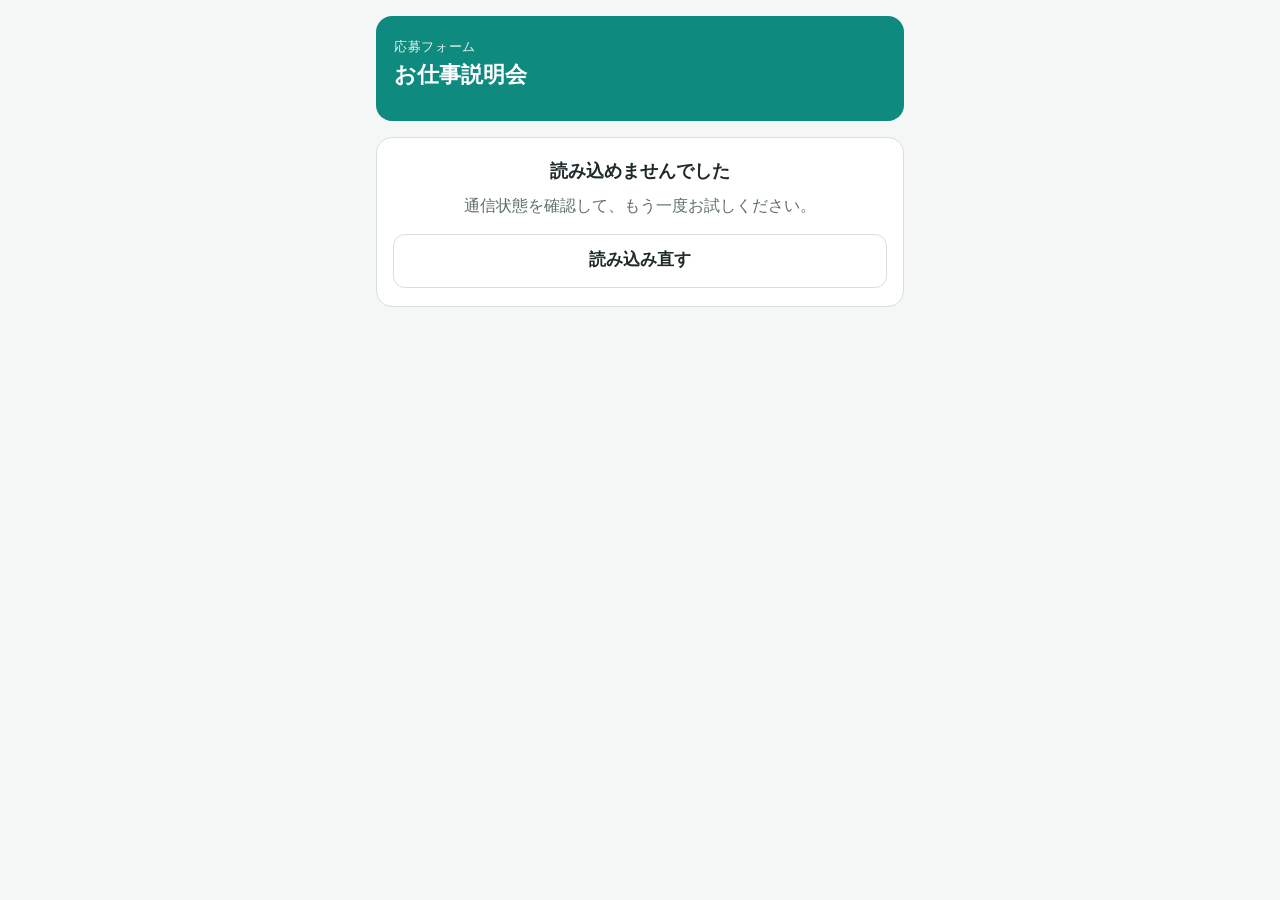
<file: docs/index.html>
<!doctype html>
<html lang="ja">
<head>
<meta charset="utf-8">
<meta name="viewport" content="width=device-width, initial-scale=1">
<meta name="robots" content="noindex">
<title>お仕事説明会 応募フォーム</title>
<style>
  :root { --bg: #f4f7f6; --card: #fff; --ink: #1f2a2a; --muted: #5f6e6e; --line: #d5dfdd; --accent: #0f8a7e; --accent-ink: #fff; --accent-weak: #e3f4f1; --danger: #c62828; --danger-weak: #fdecec; }
  * { box-sizing: border-box; }
  html { -webkit-text-size-adjust: 100%; }
  body { margin: 0; background: var(--bg); color: var(--ink); font: 16px/1.7 -apple-system, BlinkMacSystemFont, "Hiragino Sans", "Noto Sans JP", "Yu Gothic UI", Meiryo, sans-serif; }
  .wrap { max-width: 560px; margin: 0 auto; padding: 16px 16px 48px; }
  header.hero { background: var(--accent); color: var(--accent-ink); border-radius: 16px; padding: 20px 18px; margin-bottom: 16px; }
  header.hero .eyebrow { font-size: 13px; opacity: .9; letter-spacing: .05em; }
  header.hero h1 { margin: 2px 0 8px; font-size: 22px; line-height: 1.4; }
  header.hero .meta { font-size: 14px; display: grid; gap: 2px; }
  .intro { background: var(--card); border-radius: 12px; padding: 14px 16px; margin-bottom: 16px; font-size: 15px; white-space: pre-wrap; border: 1px solid var(--line); }
  .card { background: var(--card); border-radius: 16px; padding: 18px 16px; border: 1px solid var(--line); }
  .field { margin-bottom: 20px; }
  .field:last-child { margin-bottom: 0; }
  .lbl { display: flex; align-items: center; gap: 8px; font-weight: 700; margin-bottom: 6px; font-size: 15px; }
  .req { background: var(--danger); color: #fff; font-size: 11px; font-weight: 700; border-radius: 4px; padding: 1px 6px; }
  .hint { color: var(--muted); font-size: 13px; margin: -2px 0 6px; }
  .any { background: #8a9794; color: #fff; font-size: 11px; font-weight: 700; border-radius: 4px; padding: 1px 6px; }
  textarea#consult { width: 100%; box-sizing: border-box; font: inherit; font-size: 16px; padding: 12px; border: 1px solid var(--line); border-radius: 10px; background: #fff; color: var(--ink); resize: vertical; }
  textarea#consult:focus { outline: 3px solid var(--accent-weak); border-color: var(--accent); }
  .confirm dd.pre { white-space: pre-line; }
  input[type=text], input[type=tel], input[type=email], select { width: 100%; font: inherit; font-size: 16px; padding: 12px 12px; border: 1px solid var(--line); border-radius: 10px; background: #fff; color: var(--ink); min-height: 48px; }
  input:focus, select:focus { outline: 3px solid var(--accent-weak); border-color: var(--accent); }
  .bad input, .bad select, .bad .opts { border-color: var(--danger); }
  .err { color: var(--danger); font-size: 13px; margin-top: 4px; display: none; }
  .bad .err { display: block; }
  .row3 { display: grid; grid-template-columns: 1.4fr 1fr 1fr; gap: 8px; }
  .opts { display: grid; gap: 8px; border-radius: 10px; }
  .opts.two { grid-template-columns: 1fr 1fr; }
  .opt { position: relative; }
  .opt input { position: absolute; opacity: 0; inset: 0; width: 100%; height: 100%; margin: 0; cursor: pointer; }
  .opt span { display: flex; align-items: center; gap: 10px; min-height: 48px; padding: 10px 14px; border: 1px solid var(--line); border-radius: 10px; background: #fff; font-weight: 600; }
  .opt span::before { content: ""; width: 20px; height: 20px; border: 2px solid #9fb0ad; border-radius: 50%; flex: none; }
  .opt.ck span::before { border-radius: 5px; }
  .opt input:checked + span { border-color: var(--accent); background: var(--accent-weak); color: #0a5f57; }
  .opt input:checked + span::before { border-color: var(--accent); background: var(--accent) radial-gradient(circle, #fff 30%, transparent 34%); }
  .opt.ck input:checked + span::before { background: var(--accent); box-shadow: inset 0 0 0 3px #fff; }
  .opt input:disabled + span { opacity: .45; }
  .opt input:focus-visible + span { outline: 3px solid var(--accent-weak); }
  .count { font-size: 13px; color: var(--muted); font-weight: 400; margin-left: auto; }
  .btn { display: block; width: 100%; font: inherit; font-weight: 700; font-size: 17px; min-height: 54px; border-radius: 12px; border: 0; cursor: pointer; }
  .btn.primary { background: var(--accent); color: var(--accent-ink); }
  .btn.ghost { background: #fff; color: var(--ink); border: 1px solid var(--line); }
  .btn:disabled { opacity: .6; cursor: default; }
  .actions { display: grid; gap: 10px; margin-top: 20px; }
  .privacy { font-size: 12px; color: var(--muted); margin-top: 14px; }
  dl.confirm { margin: 0; }
  dl.confirm div { padding: 10px 0; border-bottom: 1px solid var(--line); }
  dl.confirm dt { font-size: 13px; color: var(--muted); }
  dl.confirm dd { margin: 0; font-weight: 700; word-break: break-all; }
  .center { text-align: center; }
  .done-ic { width: 64px; height: 64px; border-radius: 50%; background: var(--accent-weak); color: var(--accent); display: grid; place-items: center; margin: 4px auto 12px; }
  .msg { padding: 14px 16px; border-radius: 12px; background: var(--danger-weak); color: var(--danger); margin-bottom: 14px; font-size: 14px; display: none; }
  .msg.show { display: block; }
  .hp { position: absolute; left: -9999px; width: 1px; height: 1px; overflow: hidden; }
  .hide { display: none !important; }
  .loading { color: var(--muted); text-align: center; padding: 40px 0; }
  h2 { font-size: 18px; margin: 0 0 6px; }
</style>
</head>
<body>
<div class="wrap">
  <header class="hero">
    <div class="eyebrow">応募フォーム</div>
    <h1 id="title">お仕事説明会</h1>
    <div class="meta"><div id="date"></div><div id="place"></div></div>
  </header>

  <div id="loading" class="loading">読み込み中…</div>
  <div id="closed" class="card center hide"><h2>受付は終了しました</h2><p style="margin:0;color:var(--muted)">たくさんのご応募ありがとうございました。</p></div>
  <div id="loadErr" class="card center hide"><h2>読み込めませんでした</h2><p style="margin:0 0 14px;color:var(--muted)">通信状態を確認して、もう一度お試しください。</p><button class="btn ghost" onclick="location.reload()">読み込み直す</button></div>

  <!-- 1. 入力 -->
  <section id="step-input" class="hide">
    <div id="intro" class="intro hide"></div>
    <div class="msg" id="msgInput"></div>
    <form id="form" class="card" novalidate>
      <div class="field" data-f="name"><label class="lbl" for="name">お名前<span class="req">必須</span></label>
        <input id="name" type="text" autocomplete="name" placeholder="例）山田 花子" maxlength="50"><div class="err"></div></div>
      <div class="field" data-f="kana"><label class="lbl" for="kana">ふりがな<span class="req">必須</span></label>
        <input id="kana" type="text" placeholder="例）やまだ はなこ" maxlength="50"><div class="err"></div></div>
      <div class="field" data-f="gender"><div class="lbl" id="gLbl">性別<span class="req">必須</span></div>
        <div class="opts two" role="radiogroup" aria-labelledby="gLbl">
          <label class="opt"><input type="radio" name="gender" value="男性"><span>男性</span></label>
          <label class="opt"><input type="radio" name="gender" value="女性"><span>女性</span></label>
        </div><div class="err"></div></div>
      <div class="field" data-f="birth"><div class="lbl" id="bLbl">生年月日<span class="req">必須</span></div>
        <div class="row3" role="group" aria-labelledby="bLbl"><select id="by" aria-label="年"></select><select id="bm" aria-label="月"></select><select id="bd" aria-label="日"></select></div><div class="err"></div></div>
      <div class="field" data-f="tel"><label class="lbl" for="tel">電話番号<span class="req">必須</span></label>
        <div class="hint">日中つながりやすい番号をご記入ください。時間のご連絡はお電話でします。</div>
        <input id="tel" type="tel" inputmode="tel" autocomplete="tel" placeholder="例）090-1234-5678" maxlength="20"><div class="err"></div></div>
      <div class="field" data-f="email"><label class="lbl" for="email">メールアドレス<span class="req">必須</span></label>
        <div class="hint">応募受付のメールをお送りします。</div>
        <input id="email" type="email" inputmode="email" autocomplete="email" placeholder="例）hanako@example.jp" maxlength="100"><div class="err"></div></div>
      <div class="field" data-f="wishes"><div class="lbl" id="wLbl">希望の時間帯<span class="req">必須</span><span class="count" id="wCount">0 / 3</span></div>
        <div class="hint">ご都合のよい時間帯を <b>1〜3つ</b> 選んでください。</div>
        <div class="opts" id="slots" role="group" aria-labelledby="wLbl"></div><div class="err"></div></div>
      <div class="field" data-f="consult"><label class="lbl" for="consult">ご相談内容<span class="any">任意</span></label>
        <div class="hint">その他の日程でのご相談を希望の方は、こちらにご相談内容を入力してください。</div>
        <textarea id="consult" rows="4" maxlength="500" placeholder="例）○日の午後なら参加できます"></textarea><div class="err"></div></div>
      <div class="hp" aria-hidden="true"><label>ウェブサイト<input id="website" type="text" tabindex="-1" autocomplete="off"></label></div>
      <div class="actions"><button class="btn primary" type="submit">入力内容を確認する</button></div>
      <p class="privacy">ご入力いただいた個人情報は、この説明会のご案内・ご連絡のためにだけ使います。</p>
    </form>
  </section>

  <!-- 2. 確認 -->
  <section id="step-confirm" class="hide">
    <div class="msg" id="msgConfirm"></div>
    <div class="card">
      <h2>入力内容のご確認</h2>
      <p style="margin:0 0 6px;color:var(--muted);font-size:14px">この内容で送信してよろしいですか？</p>
      <dl class="confirm" id="confirmList"></dl>
      <div class="actions">
        <button class="btn primary" id="sendBtn" type="button">この内容で送信する</button>
        <button class="btn ghost" id="backBtn" type="button">修正する</button>
      </div>
    </div>
  </section>

  <!-- 3. 完了 -->
  <section id="step-done" class="hide">
    <div class="card center">
      <div class="done-ic"><svg width="32" height="32" viewBox="0 0 24 24" fill="none" stroke="currentColor" stroke-width="3" stroke-linecap="round" stroke-linejoin="round"><path d="M5 12l5 5 9-10"/></svg></div>
      <h2>ご応募ありがとうございました</h2>
      <p style="margin:0 0 6px">受付が完了しました。<br>ご入力のメールアドレスに、受付のメールをお送りしました。</p>
      <p style="margin:0;color:var(--muted);font-size:14px">参加いただく時間は、担当者よりお電話でご連絡いたします。<br>メールが届かない場合は、迷惑メールのフォルダもご確認ください。</p>
    </div>
  </section>
</div>
<script src="config.js"></script>
<script>
var $ = function (id) { return document.getElementById(id); };
var CONF = null, data = null;
function api(req) {
  return fetch(window.API_URL, { method: 'POST', body: JSON.stringify(req) }).then(function (r) { return r.json(); });
}
function show(step) { ['loading', 'closed', 'loadErr', 'step-input', 'step-confirm', 'step-done'].forEach(function (id) { $(id).classList.toggle('hide', id !== step); }); window.scrollTo(0, 0); }

// 生年月日のプルダウン（年は新しい順・既定は空）
(function () {
  var y = new Date().getFullYear(), o = '<option value="">年</option>';
  for (var i = y - 15; i >= y - 80; i--) o += '<option value="' + i + '">' + i + '年</option>';
  $('by').innerHTML = o;
  o = '<option value="">月</option>'; for (i = 1; i <= 12; i++) o += '<option value="' + i + '">' + i + '月</option>'; $('bm').innerHTML = o;
  fillDays();
  $('by').onchange = $('bm').onchange = fillDays;
})();
function fillDays() {
  var y = +$('by').value || 2000, m = +$('bm').value || 1, last = new Date(y, m, 0).getDate(), cur = $('bd').value;
  var o = '<option value="">日</option>'; for (var i = 1; i <= last; i++) o += '<option value="' + i + '">' + i + '日</option>';
  $('bd').innerHTML = o; if (cur && +cur <= last) $('bd').value = cur;
}
var OTHER = 'その他'; // 時間帯の最後に出す（Code.gs の OTHER と同じ）
function esc(s) { return String(s == null ? '' : s).replace(/[&<>"']/g, function (c) { return { '&': '&amp;', '<': '&lt;', '>': '&gt;', '"': '&quot;', "'": '&#39;' }[c]; }); }

api({ action: 'config' }).then(function (c) {
  if (c.error) throw new Error(c.error);
  CONF = c;
  $('title').textContent = c.title || 'お仕事説明会'; document.title = (c.title || 'お仕事説明会') + ' 応募フォーム';
  $('date').textContent = c.date ? '開催日：' + c.date : ''; $('place').textContent = c.place ? '会場：' + c.place : '';
  if (c.intro) { $('intro').textContent = c.intro; $('intro').classList.remove('hide'); }
  $('slots').innerHTML = c.slots.filter(function (s) { return s !== OTHER; }).concat([OTHER]).map(function (s, i) { return '<label class="opt ck"><input type="checkbox" name="wish" value="' + esc(s) + '"><span>' + esc(s) + '</span></label>'; }).join('');
  document.querySelectorAll('input[name=wish]').forEach(function (b) { b.onchange = limitWishes; });
  show(c.open ? 'step-input' : 'closed');
}).catch(function () { show('loadErr'); });

function limitWishes() {
  var on = document.querySelectorAll('input[name=wish]:checked').length;
  $('wCount').textContent = on + ' / 3';
  document.querySelectorAll('input[name=wish]').forEach(function (b) { b.disabled = !b.checked && on >= 3; });
  clearErr('wishes');
}

function half(s) { return String(s).replace(/[０-９]/g, function (c) { return String.fromCharCode(c.charCodeAt(0) - 0xFEE0); }).replace(/[－ー−‐―]/g, '-'); }
function collect() {
  var g = document.querySelector('input[name=gender]:checked');
  var by = $('by').value, bm = $('bm').value, bd = $('bd').value;
  return {
    name: $('name').value.trim().replace(/\s+/g, ' '), kana: $('kana').value.trim().replace(/\s+/g, ' '), gender: g ? g.value : '',
    birth: by && bm && bd ? by + '-' + ('0' + bm).slice(-2) + '-' + ('0' + bd).slice(-2) : '',
    tel: half($('tel').value.trim()).replace(/[()（）\s]/g, ''), email: half($('email').value.trim()).replace(/＠/g, '@'),
    wishes: Array.prototype.map.call(document.querySelectorAll('input[name=wish]:checked'), function (b) { return b.value; }),
    consult: $('consult').value.replace(/\r\n?/g, '\n').trim(),
    website: $('website').value
  };
}
// 受け口（Code.gs の validate_）と同じルール
function check(d) {
  var e = {};
  if (!d.name) e.name = 'お名前を入力してください';
  if (!d.kana) e.kana = 'ふりがなを入力してください'; else if (!/^[ぁ-ゖァ-ヺー・\s　]+$/.test(d.kana)) e.kana = 'ふりがなは ひらがな で入力してください';
  if (!d.gender) e.gender = '性別を選んでください';
  if (!d.birth) e.birth = '生年月日を選んでください';
  if (!d.tel) e.tel = '電話番号を入力してください'; else if (!/^[0-9-]+$/.test(d.tel) || !/^0\d{9,10}$/.test(d.tel.replace(/-/g, ''))) e.tel = '電話番号が正しくありません（例: 090-1234-5678）';
  if (!d.email) e.email = 'メールアドレスを入力してください'; else if (!/^[^\s@<>()",;:]+@[^\s@<>()",;:]+\.[^\s@<>()",;:]+$/.test(d.email)) e.email = 'メールアドレスが正しくありません';
  if (!d.wishes.length) e.wishes = '希望の時間帯を1つ以上選んでください'; else if (d.wishes.length > 3) e.wishes = '希望の時間帯は3つまでです';
  return e;
}
function clearErr(f) { var el = document.querySelector('[data-f="' + f + '"]'); if (el) el.classList.remove('bad'); }
function showErrs(e) {
  document.querySelectorAll('[data-f]').forEach(function (el) { var f = el.dataset.f; el.classList.toggle('bad', !!e[f]); el.querySelector('.err').textContent = e[f] || ''; });
  var first = document.querySelector('.bad'); if (first) first.scrollIntoView({ behavior: 'smooth', block: 'center' });
}
['name', 'kana', 'tel', 'email'].forEach(function (id) { $(id).addEventListener('input', function () { clearErr(id); }); });
document.querySelectorAll('input[name=gender]').forEach(function (b) { b.onchange = function () { clearErr('gender'); }; });
['by', 'bm', 'bd'].forEach(function (id) { $(id).addEventListener('change', function () { clearErr('birth'); }); });

$('form').onsubmit = function (ev) {
  ev.preventDefault();
  var d = collect(), e = check(d);
  if (Object.keys(e).length) { showErrs(e); return; }
  data = d;
  var b = d.birth.split('-');
  var rows = [['お名前', d.name], ['ふりがな', d.kana], ['性別', d.gender], ['生年月日', b[0] + '年' + (+b[1]) + '月' + (+b[2]) + '日'], ['電話番号', d.tel], ['メールアドレス', d.email], ['希望の時間帯', d.wishes.join('\n')], ['ご相談内容', d.consult || '（なし）']];
  $('confirmList').innerHTML = rows.map(function (r) { return '<div><dt>' + r[0] + '</dt><dd class="pre">' + esc(r[1]) + '</dd></div>'; }).join('');
  $('msgConfirm').classList.remove('show');
  show('step-confirm');
};
$('backBtn').onclick = function () { show('step-input'); };
$('sendBtn').onclick = function () {
  var btn = $('sendBtn'); btn.disabled = true; btn.textContent = '送信中…'; $('backBtn').disabled = true;
  api({ action: 'apply', data: data }).then(function (r) {
    if (r.ok) { show('step-done'); return; }
    if (r.closed) { show('closed'); return; }
    if (r.errors) { show('step-input'); showErrs(r.errors); $('msgInput').textContent = r.error; $('msgInput').classList.add('show'); return; }
    throw new Error(r.error || '送信できませんでした');
  }).catch(function (e) {
    $('msgConfirm').textContent = '送信できませんでした。通信状態を確認して、もう一度「送信する」を押してください。（' + (e.message || e) + '）'; $('msgConfirm').classList.add('show');
  }).then(function () { btn.disabled = false; btn.textContent = 'この内容で送信する'; $('backBtn').disabled = false; });
};
</script>
</body>
</html>
</file>
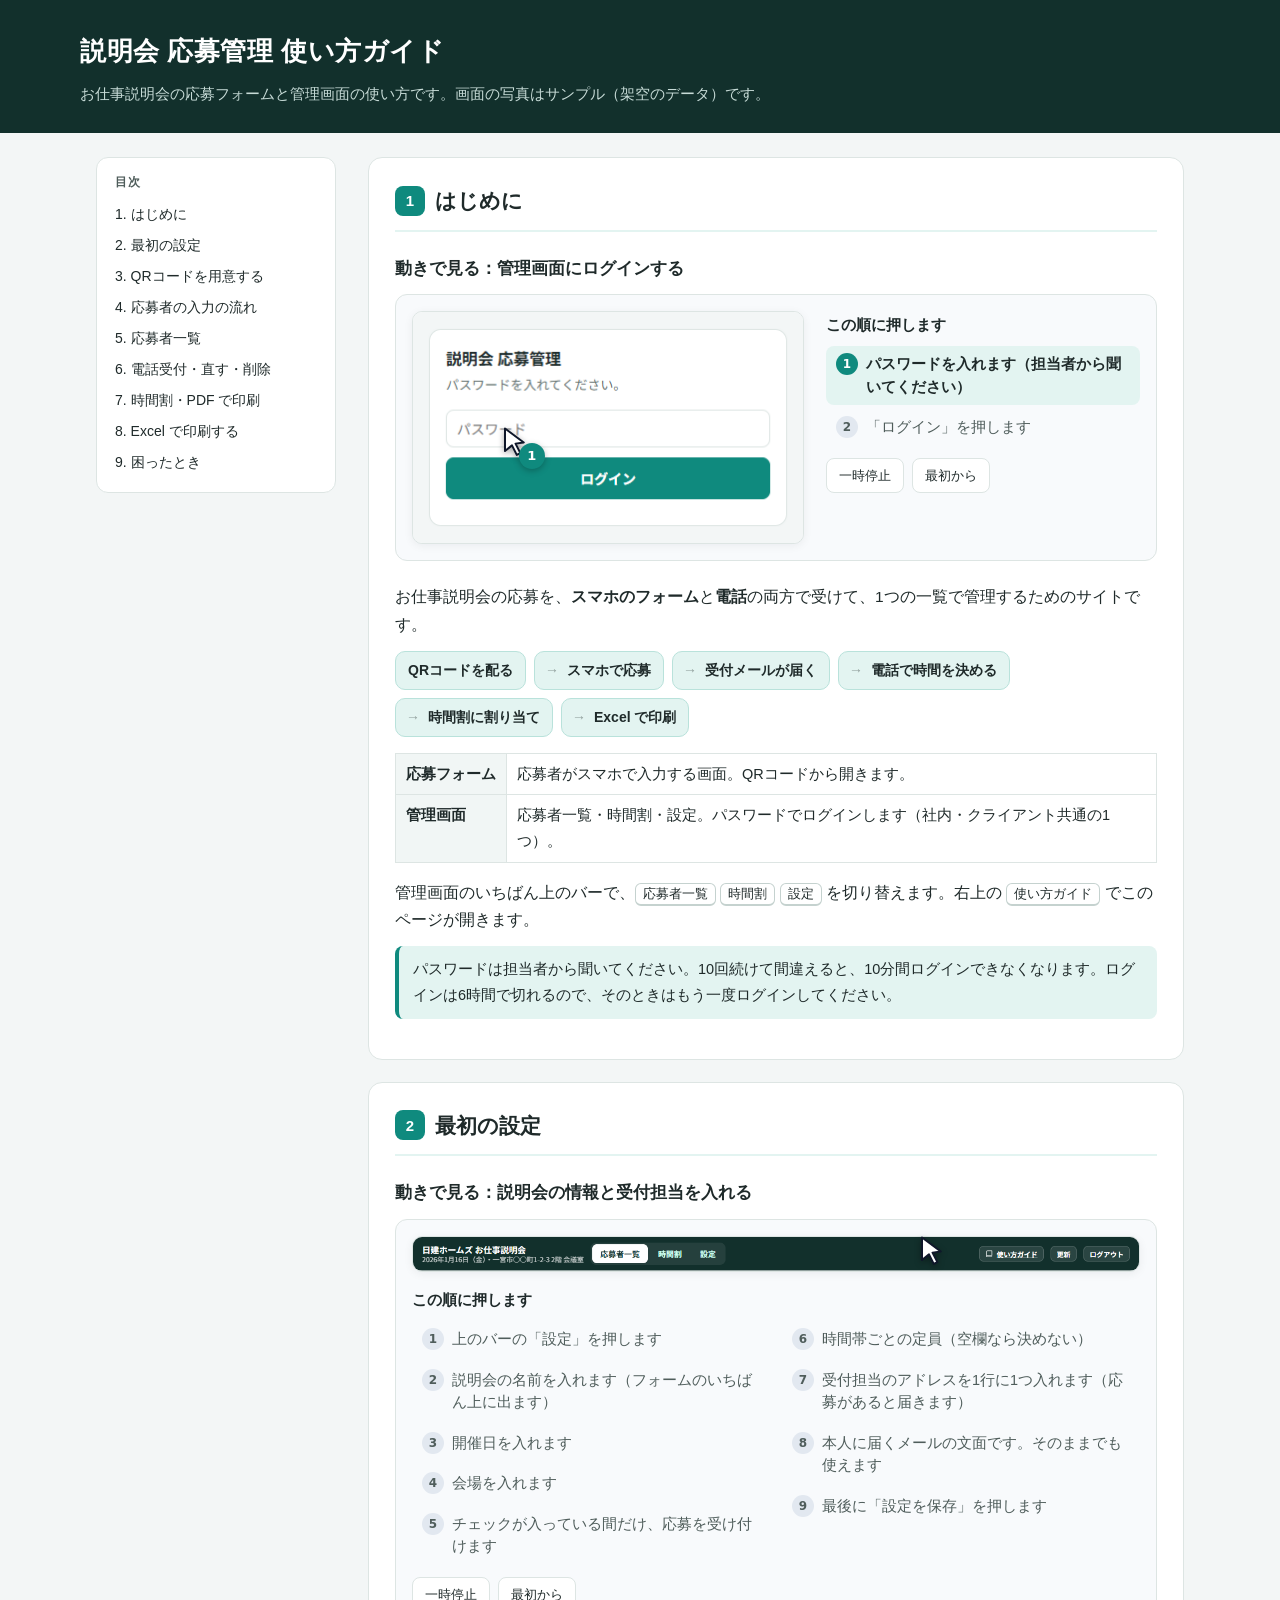
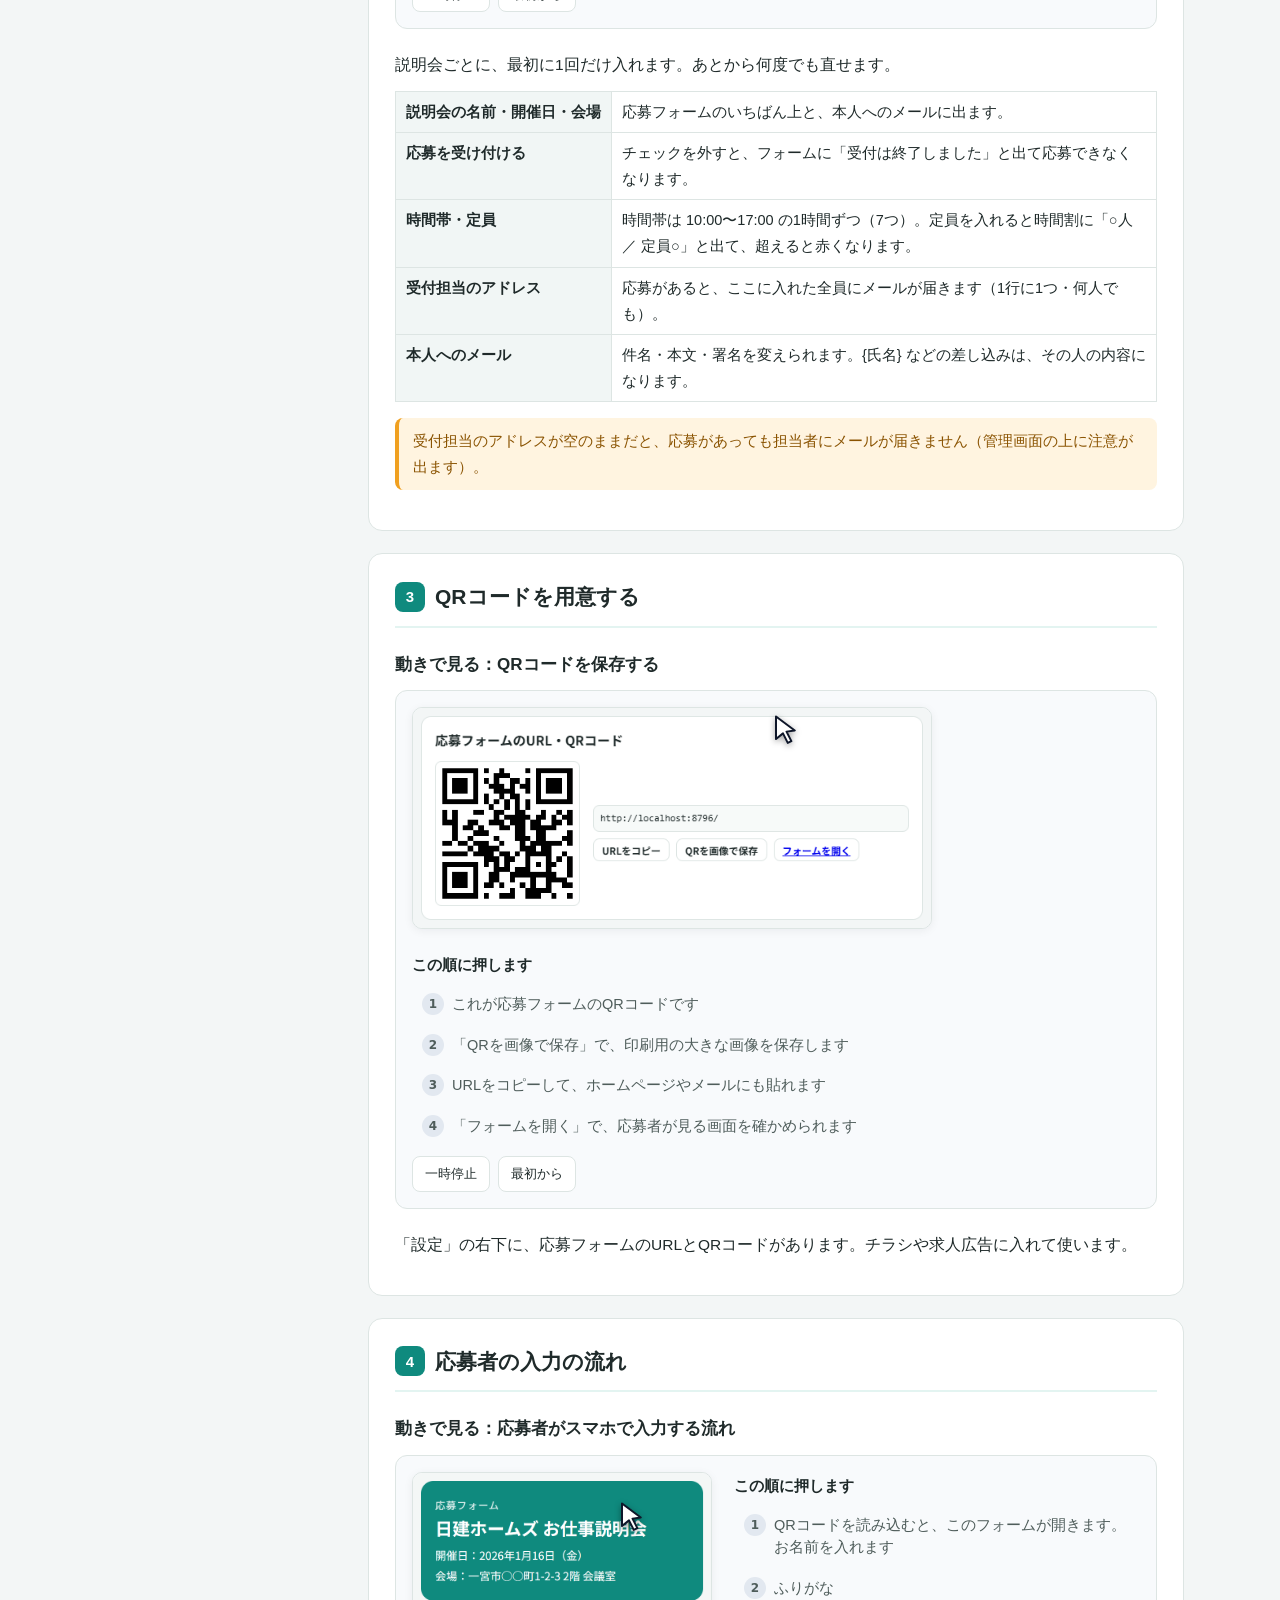
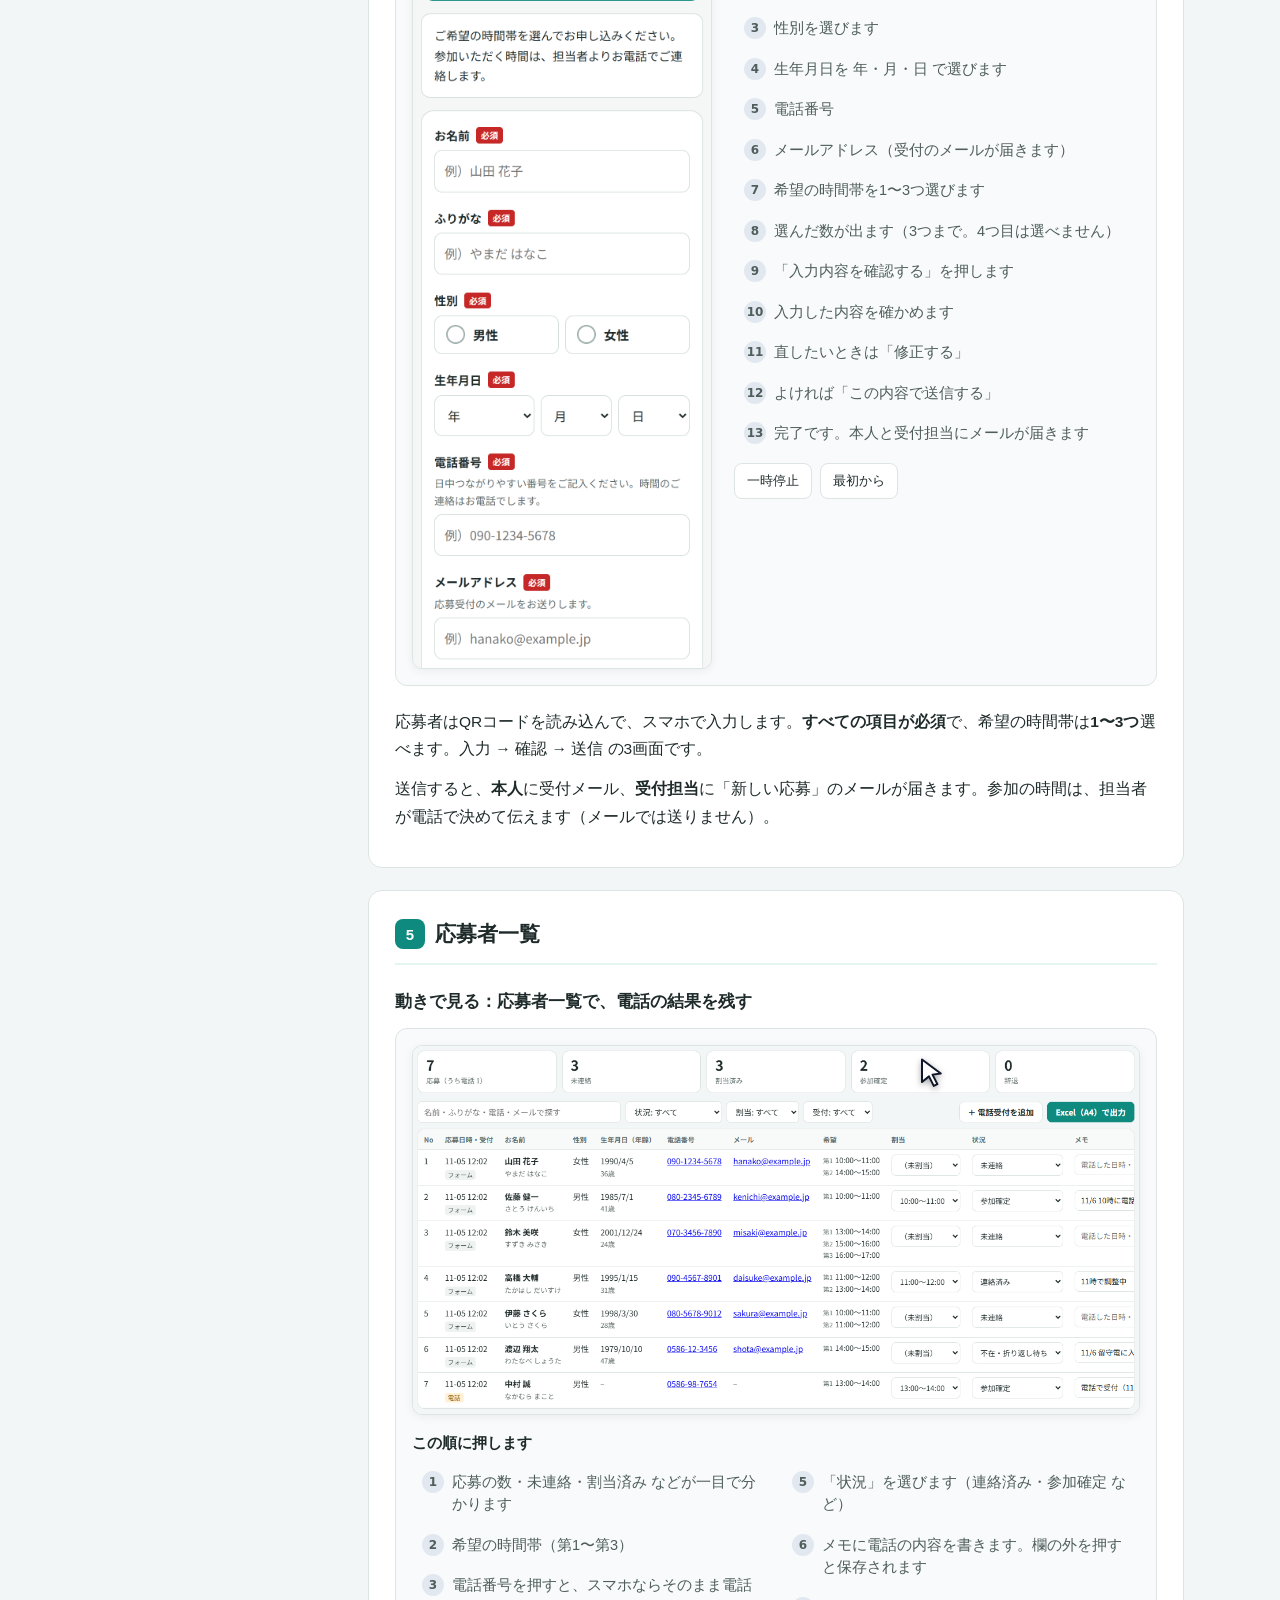
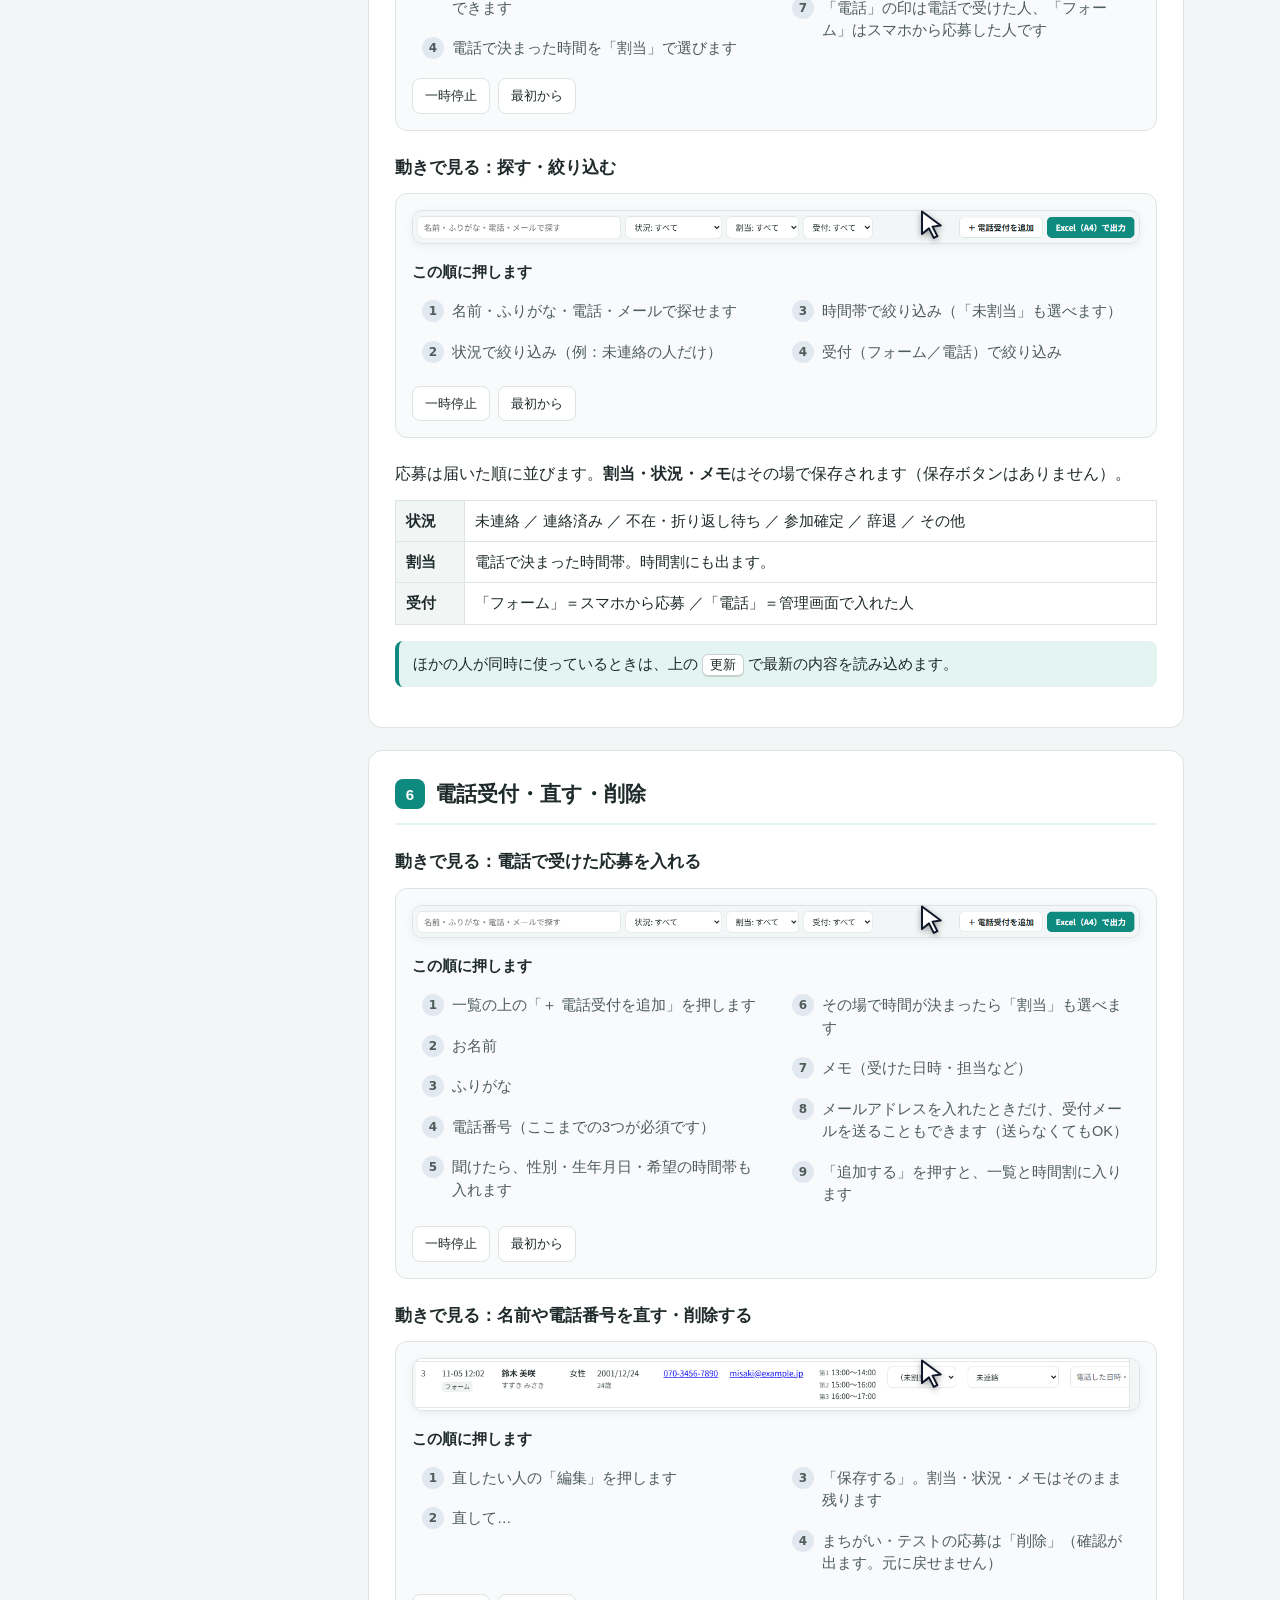
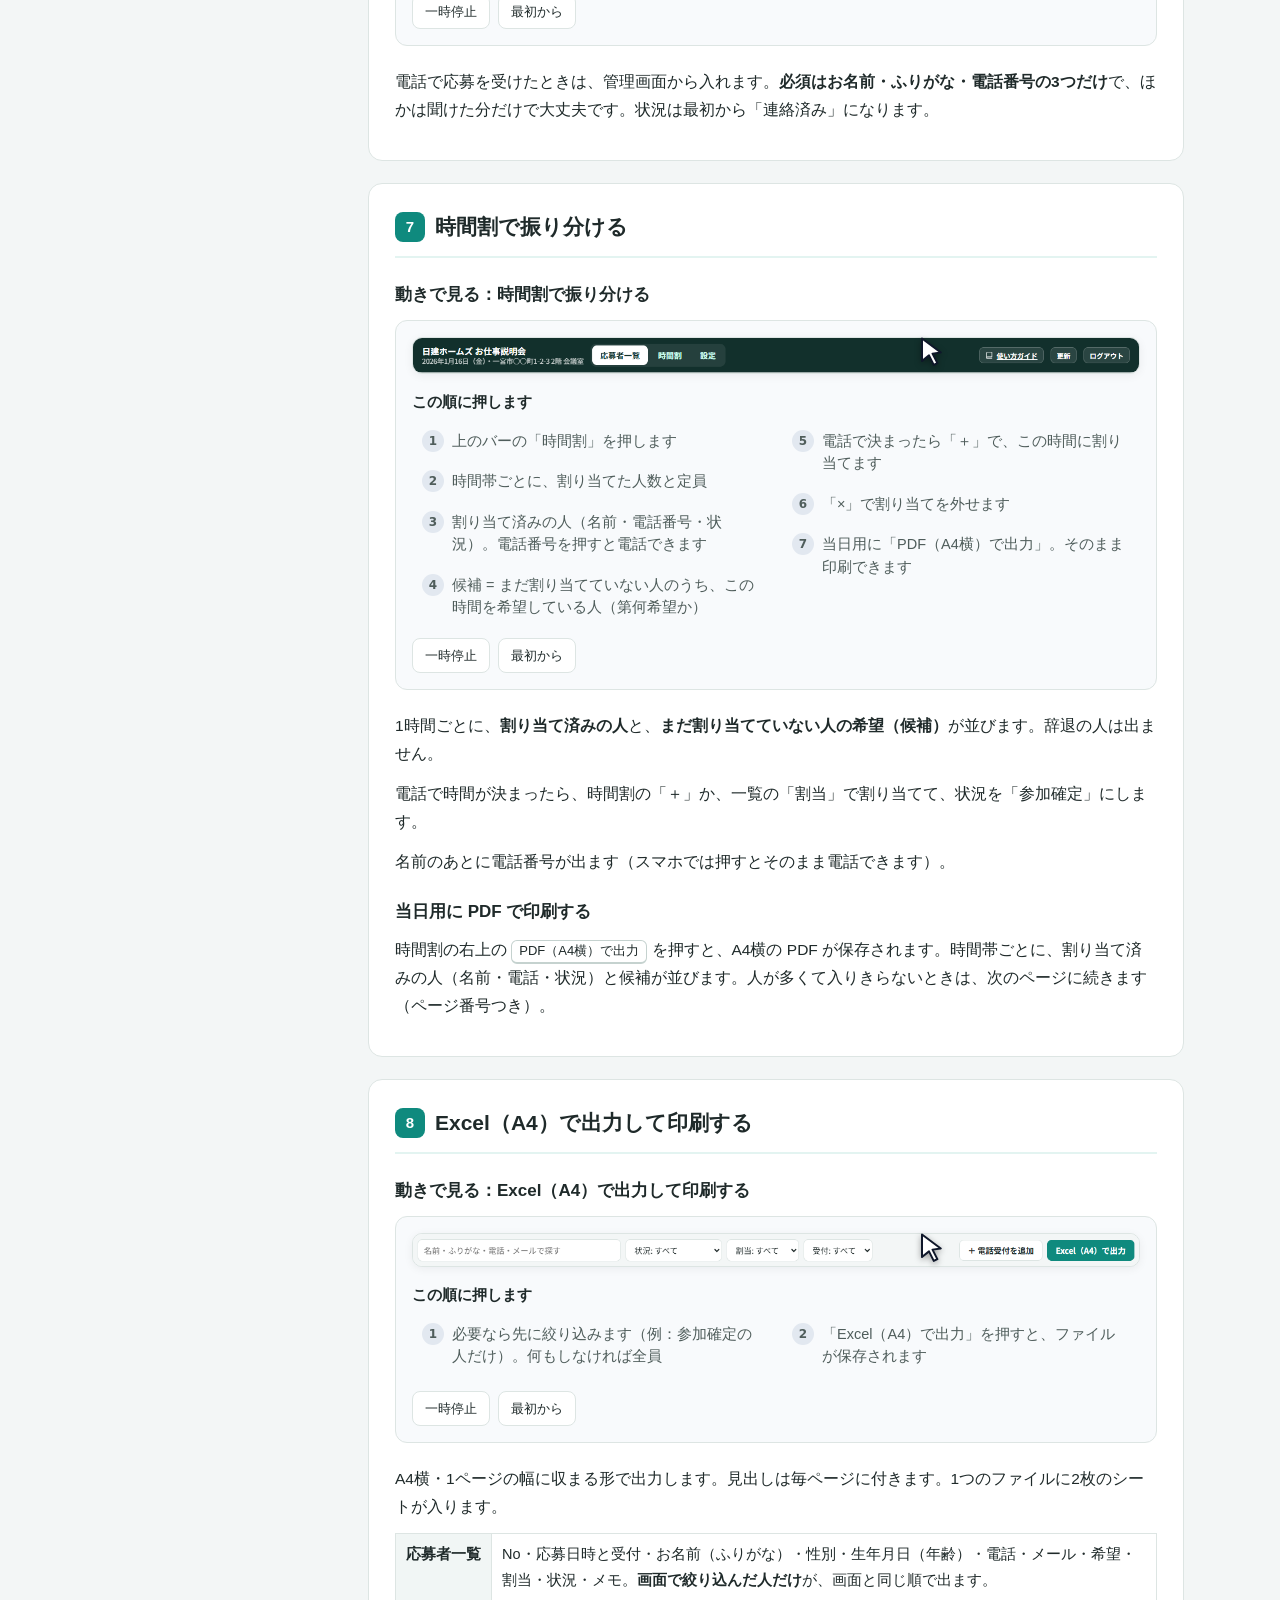
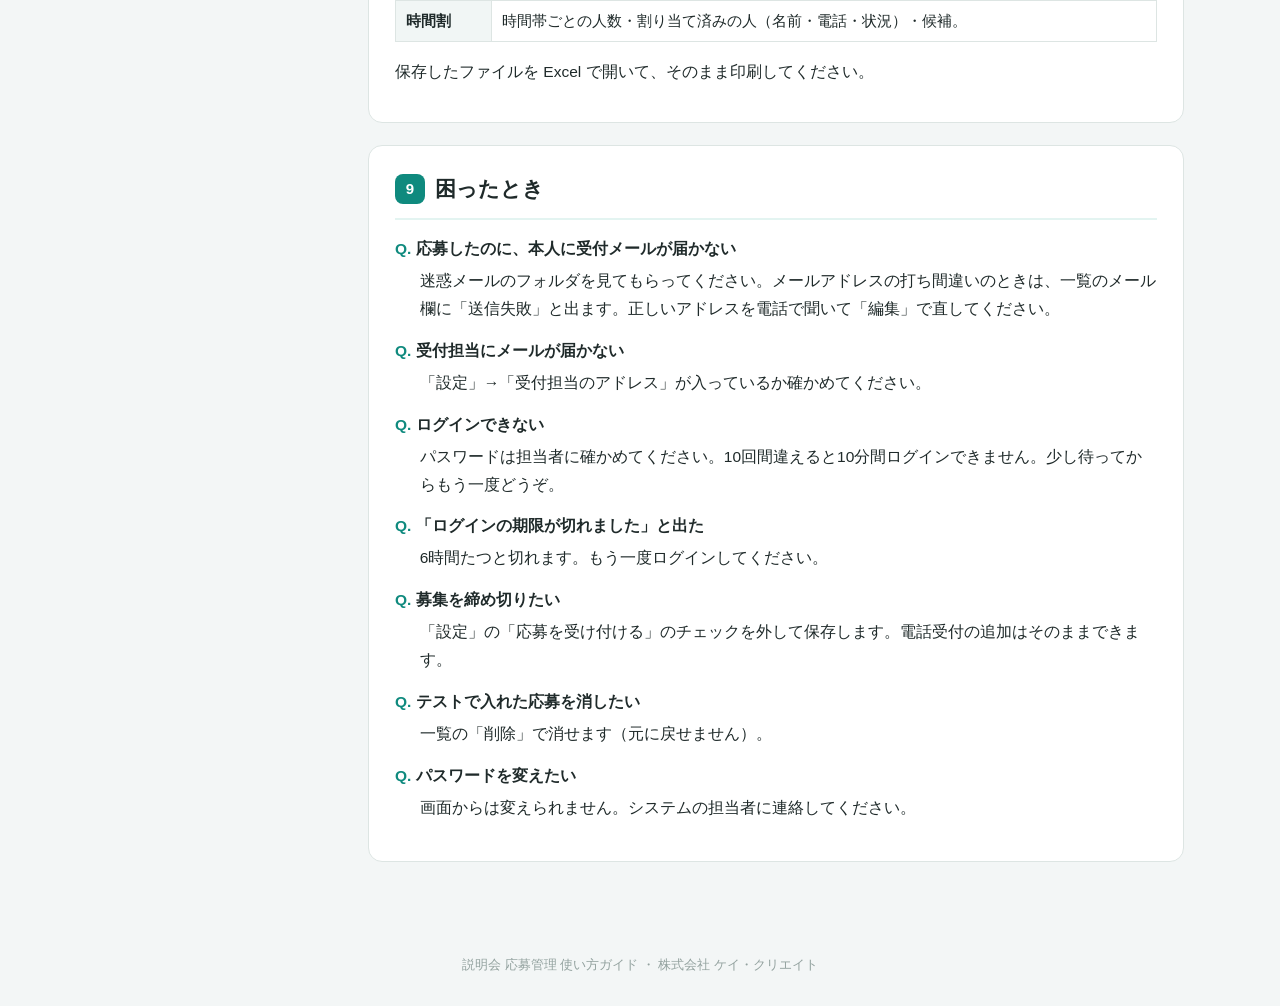
<file: docs/guide/index.html>
<!doctype html>
<html lang="ja">
<head>
<meta charset="utf-8">
<meta name="viewport" content="width=device-width, initial-scale=1">
<meta name="robots" content="noindex">
<title>説明会 応募管理 使い方ガイド</title>
<style>
  :root { --text: #1f2a2a; --muted: #4f5d5b; --faint: #93a29f; --line: #dde5e3; --bg: #f3f6f6; --card: #fff; --accent: #0f8a7e; --accent-weak: #e3f4f1; --warn: #fff4e0; --warn-text: #8a5300; --side: #12302c; }
  * { box-sizing: border-box; }
  html { scroll-behavior: smooth; scroll-padding-top: 16px; }
  body { margin: 0; background: var(--bg); color: var(--text); font-family: -apple-system, BlinkMacSystemFont, "Hiragino Sans", "Hiragino Kaku Gothic ProN", "Yu Gothic UI", "Yu Gothic", Meiryo, sans-serif; font-size: 15.5px; line-height: 1.8; }
  a { color: var(--accent); }
  header.top { background: var(--side); color: #fff; padding: 28px 16px 26px; }
  header.top .in { max-width: 1120px; margin: 0 auto; }
  header.top h1 { margin: 0 0 6px; font-size: 26px; letter-spacing: .02em; }
  header.top p { margin: 0; color: #c7dbd7; font-size: 14.5px; }
  .wrap { max-width: 1120px; margin: 0 auto; padding: 24px 16px 60px; display: grid; grid-template-columns: 240px minmax(0, 1fr); gap: 32px; align-items: start; }
  nav.toc { position: sticky; top: 16px; background: var(--card); border: 1px solid var(--line); border-radius: 12px; padding: 14px 10px; max-height: calc(100vh - 32px); overflow: auto; }
  nav.toc b { display: block; font-size: 12px; color: var(--muted); padding: 0 8px 6px; letter-spacing: .05em; }
  nav.toc a { display: block; padding: 5px 8px; border-radius: 6px; color: var(--text); text-decoration: none; font-size: 14px; line-height: 1.5; }
  nav.toc a:hover { background: var(--accent-weak); color: var(--accent); }
  main { min-width: 0; }
  section { background: var(--card); border: 1px solid var(--line); border-radius: 14px; padding: 24px 26px; margin-bottom: 22px; }
  h2 { margin: 0 0 14px; font-size: 21px; padding-bottom: 10px; border-bottom: 2px solid var(--accent-weak); display: flex; align-items: center; gap: 10px; flex-wrap: wrap; }
  h2 .no { display: inline-flex; align-items: center; justify-content: center; width: 30px; height: 30px; border-radius: 8px; background: var(--accent); color: #fff; font-size: 15px; flex: none; }
  h3 { margin: 22px 0 8px; font-size: 17px; }
  p { margin: 0 0 12px; }
  ul, ol { margin: 0 0 14px; padding-left: 1.4em; }
  li { margin-bottom: 4px; }
  .note { background: var(--accent-weak); border-left: 4px solid var(--accent); border-radius: 8px; padding: 10px 14px; margin: 12px 0 16px; font-size: 14.5px; }
  .warn { background: var(--warn); border-left: 4px solid #f0a020; color: var(--warn-text); border-radius: 8px; padding: 10px 14px; margin: 12px 0 16px; font-size: 14.5px; }
  .key { display: inline-block; border: 1px solid #c5d2cf; border-bottom-width: 2px; border-radius: 6px; padding: 0 7px; font-size: 13px; background: #fff; line-height: 1.6; white-space: nowrap; }
  table { border-collapse: collapse; width: 100%; margin: 6px 0 16px; font-size: 14.5px; }
  th, td { border: 1px solid var(--line); padding: 7px 10px; text-align: left; vertical-align: top; }
  th { background: #f1f6f5; font-weight: 700; white-space: nowrap; }
  .tbl { overflow-x: auto; }
  .flow { display: flex; flex-wrap: wrap; gap: 8px; align-items: center; margin: 8px 0 16px; padding: 0; list-style: none; }
  .flow li { background: var(--accent-weak); border: 1px solid #b9e2db; border-radius: 10px; padding: 6px 12px; margin: 0; font-weight: 600; font-size: 14px; }
  .flow li + li::before { content: "→"; color: var(--faint); margin: 0 8px 0 -2px; font-weight: 400; }
  .faq dt { font-weight: 700; margin-top: 14px; }
  .faq dt::before { content: "Q. "; color: var(--accent); }
  .faq dd { margin: 4px 0 0; padding-left: 1.6em; }
  footer { text-align: center; color: var(--faint); font-size: 12.5px; padding: 10px 16px 30px; }
  /* demo-css:start */
  /* 動きで見る（ポインターが次に押す場所へ動く）: guide/build-demos.js が index.html に入れる。ここを直したら build-demos.js を実行 */
  .demo { display: flex; gap: 22px; align-items: flex-start; flex-wrap: wrap; margin: 10px 0 22px; padding: 16px; background: #f8fafc; border: 1px solid var(--line); border-radius: 12px; }
  .demo.wide { display: block; }
  .demo .stage { position: relative; flex: 0 0 auto; max-width: 100%; }
  .demo.wide .stage { margin: 0 auto; }
  .demo .stage img { display: block; width: 100%; height: auto; border: 1px solid var(--line); border-radius: 10px; background: #fff; box-shadow: 0 2px 10px rgba(15, 23, 42, .06); transition: opacity .18s; }
  .demo .stage img.fade { opacity: 0; }
  .demo .ptr { position: absolute; left: 50%; top: 50%; width: 30px; height: 30px; margin: -2.5px 0 0 -5px; pointer-events: none; z-index: 5; transition: left .9s cubic-bezier(.45,.05,.3,1), top .9s cubic-bezier(.45,.05,.3,1), transform .15s, opacity .2s; filter: drop-shadow(0 2px 3px rgba(0,0,0,.35)); }
  .demo .ptr svg { display: block; }
  .demo .ptr.press { transform: scale(.82); }
  .demo .ptr.drag { transition-duration: 1.1s; }
  .demo .ring { position: absolute; width: 44px; height: 44px; margin: -22px 0 0 -22px; border-radius: 50%; border: 3px solid var(--accent); opacity: 0; pointer-events: none; z-index: 3; }
  .demo .ring.go { animation: demoRing .7s ease-out; }
  @keyframes demoRing { from { transform: scale(.3); opacity: .9; } to { transform: scale(1.3); opacity: 0; } }
  .demo .hl { position: absolute; z-index: 2; border: 3px solid var(--accent); border-radius: 8px; background: rgba(37, 99, 235, .10); box-shadow: 0 0 0 4px rgba(37, 99, 235, .18); pointer-events: none; opacity: 0; transition: left .6s, top .6s, width .6s, height .6s, opacity .25s; }
  .demo .hl.on { opacity: 1; }
  .demo .badge { position: absolute; z-index: 6; min-width: 26px; height: 26px; padding: 0 7px; border-radius: 13px; background: var(--accent); color: #fff; font: 700 13px/26px system-ui, sans-serif; text-align: center; box-shadow: 0 2px 6px rgba(0,0,0,.25); transform: translate(14px, 14px); transition: left .9s cubic-bezier(.45,.05,.3,1), top .9s cubic-bezier(.45,.05,.3,1), opacity .2s; pointer-events: none; }
  .demo .typing { position: absolute; z-index: 4; max-width: 92%; padding: 5px 10px; border-radius: 8px; background: #0f172a; color: #fff; font: 600 13px/1.5 system-ui, sans-serif; white-space: nowrap; overflow: hidden; text-overflow: ellipsis; box-shadow: 0 3px 10px rgba(0,0,0,.25); pointer-events: none; opacity: 0; transition: opacity .2s; }
  .demo .typing.on { opacity: 1; }
  .demo .typing::before { content: "⌨ "; opacity: .8; }
  .demo .typing::after { content: ""; display: inline-block; width: 2px; height: 1em; margin-left: 2px; background: #5eead4; vertical-align: -2px; animation: demoCaret .8s steps(1) infinite; }
  @keyframes demoCaret { 50% { opacity: 0; } }
  .demo.instant .ptr, .demo.instant .badge, .demo.instant .hl, .demo.instant .stage img { transition: none !important; }
  .demo .side { flex: 1 1 240px; min-width: 0; }
  .demo.wide .side { margin-top: 14px; }
  .demo .side h4 { margin: 0 0 8px; font-size: 15px; }
  .demo ol.steps { margin: 0 0 12px; padding: 0; list-style: none; counter-reset: st; }
  .demo.wide ol.steps { columns: 2; column-gap: 12px; }
  .demo ol.steps li { counter-increment: st; position: relative; padding: 7px 10px 7px 40px; margin: 0 0 4px; border-radius: 8px; color: var(--muted); transition: background .3s, color .3s; font-size: 14.5px; line-height: 1.55; break-inside: avoid; cursor: pointer; }
  .demo ol.steps li::before { content: counter(st); position: absolute; left: 10px; top: 7px; width: 22px; height: 22px; border-radius: 50%; background: #e2e8f0; color: var(--muted); font: 700 12px/22px system-ui, sans-serif; text-align: center; transition: background .3s, color .3s; }
  .demo ol.steps li.on { background: var(--accent-weak); color: var(--text); font-weight: 700; }
  .demo ol.steps li.on::before { background: var(--accent); color: #fff; }
  .demo ol.steps li.done::before { background: #99f6e4; color: #115e59; }
  .demo .ctl { display: flex; gap: 8px; }
  .demo .ctl button { font: inherit; font-size: 13px; border: 1px solid var(--line); background: #fff; border-radius: 8px; padding: 5px 12px; cursor: pointer; color: var(--text); }
  .demo .ctl button:hover { border-color: var(--accent); color: var(--accent); }
  .demo .now { display: none; flex: 1 1 100%; margin-top: -12px; padding: 8px 10px; border-radius: 8px; background: var(--accent-weak); border-left: 4px solid var(--accent); font-size: 14px; font-weight: 700; line-height: 1.5; min-height: 2.6em; }
  .demo.wide .now { margin-top: 8px; }
  @media (max-width: 860px) { .demo .now { display: block; } .demo.wide ol.steps { columns: 1; } } /* スマホ: 手順の一覧は写真の下なので、今の手順を写真のすぐ下にも出す */
  @media (max-width: 860px) { .demo { padding: 10px; gap: 14px; } }
  @media (prefers-reduced-motion: reduce) { .demo .ptr, .demo .badge, .demo .hl { transition: none; } .demo .ring.go { animation: none; } }
  /* demo-css:end */
  @media (max-width: 860px) {
    .wrap { grid-template-columns: minmax(0, 1fr); gap: 16px; padding-top: 16px; }
    nav.toc { position: static; max-height: none; columns: 2; column-gap: 8px; }
    nav.toc b { column-span: all; }
    nav.toc a { break-inside: avoid; }
    section { padding: 18px 16px; border-radius: 12px; }
    header.top h1 { font-size: 22px; }
    h2 { font-size: 19px; }
    body { font-size: 15px; }
  }
  @media (max-width: 420px) { nav.toc { columns: 1; } }
</style>
</head>
<body>
<header class="top"><div class="in">
  <h1>説明会 応募管理 使い方ガイド</h1>
  <p>お仕事説明会の応募フォームと管理画面の使い方です。画面の写真はサンプル（架空のデータ）です。</p>
</div></header>

<div class="wrap">
<nav class="toc" aria-label="目次">
  <b>目次</b>
  <a href="#start">1. はじめに</a>
  <a href="#setup">2. 最初の設定</a>
  <a href="#qr">3. QRコードを用意する</a>
  <a href="#form">4. 応募者の入力の流れ</a>
  <a href="#list">5. 応募者一覧</a>
  <a href="#phone">6. 電話受付・直す・削除</a>
  <a href="#timetable">7. 時間割・PDF で印刷</a>
  <a href="#excel">8. Excel で印刷する</a>
  <a href="#faq">9. 困ったとき</a>
</nav>
<main>

<section id="start">
  <h2><span class="no">1</span>はじめに</h2>
<!-- demo:login -->
  <h3>動きで見る：管理画面にログインする</h3>
  <div class="demo" data-demo="login">
    <div class="stage" style="width:392px"><img src="img/demo-login.png" alt="ログイン画面" width="392" height="232" loading="lazy"></div>
    <div class="side"><h4>この順に押します</h4><ol class="steps"></ol><div class="ctl"><button type="button" data-act="pause">一時停止</button><button type="button" data-act="again">最初から</button></div></div>
    <script type="application/json">{"images":[{"src":"img/demo-login.png","w":392,"h":232,"dw":392,"alt":"ログイン画面"}],"steps":[{"img":0,"x":23.7,"y":50.5,"t":"パスワードを入れます（担当者から聞いてください）","box":{"x":8.4,"y":42.2,"w":83.2,"h":16.5},"type":"●●●●●●●●"},{"img":0,"x":50,"y":72.2,"t":"「ログイン」を押します","box":{"x":8.4,"y":63.1,"w":83.2,"h":18.1}}]}</script>
  </div>
<!-- /demo:login -->
  <p>お仕事説明会の応募を、<b>スマホのフォーム</b>と<b>電話</b>の両方で受けて、1つの一覧で管理するためのサイトです。</p>
  <ul class="flow"><li>QRコードを配る</li><li>スマホで応募</li><li>受付メールが届く</li><li>電話で時間を決める</li><li>時間割に割り当て</li><li>Excel で印刷</li></ul>
  <table>
    <tr><th>応募フォーム</th><td>応募者がスマホで入力する画面。QRコードから開きます。</td></tr>
    <tr><th>管理画面</th><td>応募者一覧・時間割・設定。パスワードでログインします（社内・クライアント共通の1つ）。</td></tr>
  </table>
  <p>管理画面のいちばん上のバーで、<span class="key">応募者一覧</span> <span class="key">時間割</span> <span class="key">設定</span> を切り替えます。右上の <span class="key">使い方ガイド</span> でこのページが開きます。</p>
  <div class="note">パスワードは担当者から聞いてください。10回続けて間違えると、10分間ログインできなくなります。ログインは6時間で切れるので、そのときはもう一度ログインしてください。</div>
</section>

<section id="setup">
  <h2><span class="no">2</span>最初の設定</h2>
<!-- demo:settings -->
  <h3>動きで見る：説明会の情報と受付担当を入れる</h3>
  <div class="demo" data-demo="settings">
    <div class="stage" style="width:760px"><img src="img/demo-set-head.png" alt="上のバー" width="1280" height="61" loading="lazy"></div>
    <div class="side"><h4>この順に押します</h4><ol class="steps"></ol><div class="ctl"><button type="button" data-act="pause">一時停止</button><button type="button" data-act="again">最初から</button></div></div>
    <script type="application/json">{"images":[{"src":"img/demo-set-head.png","w":1280,"h":61,"dw":760,"alt":"上のバー"},{"src":"img/demo-set-event.png","w":636,"h":1005,"dw":520,"alt":"説明会の設定"},{"src":"img/demo-set-mail.png","w":636,"h":1077,"dw":520,"alt":"メールの設定"}],"steps":[{"img":0,"x":40.6,"y":49.5,"t":"上のバーの「設定」を押します","box":{"x":38.4,"y":21.3,"w":4.4,"h":56.4}},{"img":1,"x":16.8,"y":11,"t":"説明会の名前を入れます（フォームのいちばん上に出ます）","box":{"x":4.2,"y":9.1,"w":91.5,"h":3.8},"type":"日建ホームズ お仕事説明会"},{"img":1,"x":16.8,"y":18.8,"t":"開催日を入れます","box":{"x":4.2,"y":16.9,"w":91.5,"h":3.8},"type":"2026年1月16日（金）"},{"img":1,"x":16.8,"y":26.7,"t":"会場を入れます","box":{"x":4.2,"y":24.8,"w":91.5,"h":3.8},"type":"一宮市○○町1-2-3 2階 会議室"},{"img":1,"x":5.9,"y":43.9,"t":"チェックが入っている間だけ、応募を受け付けます","box":{"x":4.9,"y":43.2,"w":2,"h":1.3},"look":{"x":3.9,"y":42.6,"w":3.9,"h":2.5}},{"img":1,"x":50,"y":85.6,"t":"時間帯ごとの定員（空欄なら決めない）","box":{"x":4.2,"y":75.3,"w":91.5,"h":20.6},"look":{"x":3.6,"y":74.9,"w":92.8,"h":21.4}},{"img":2,"x":18.4,"y":10.3,"t":"受付担当のアドレスを1行に1つ入れます（応募があると届きます）","box":{"x":4.2,"y":8.5,"w":91.5,"h":7.7},"type":"uketsuke@k-create.co.jp"},{"img":2,"x":50,"y":55.6,"t":"本人に届くメールの文面です。そのままでも使えます","box":{"x":4.2,"y":42.4,"w":91.5,"h":26.4},"look":{"x":3.6,"y":42,"w":92.8,"h":27.2}},{"img":2,"x":12.1,"y":95.7,"t":"最後に「設定を保存」を押します","box":{"x":4.2,"y":94.1,"w":15.7,"h":3.3}}]}</script>
  </div>
<!-- /demo:settings -->
  <p>説明会ごとに、最初に1回だけ入れます。あとから何度でも直せます。</p>
  <table>
    <tr><th>説明会の名前・開催日・会場</th><td>応募フォームのいちばん上と、本人へのメールに出ます。</td></tr>
    <tr><th>応募を受け付ける</th><td>チェックを外すと、フォームに「受付は終了しました」と出て応募できなくなります。</td></tr>
    <tr><th>時間帯・定員</th><td>時間帯は 10:00〜17:00 の1時間ずつ（7つ）。定員を入れると時間割に「○人 ／ 定員○」と出て、超えると赤くなります。</td></tr>
    <tr><th>受付担当のアドレス</th><td>応募があると、ここに入れた全員にメールが届きます（1行に1つ・何人でも）。</td></tr>
    <tr><th>本人へのメール</th><td>件名・本文・署名を変えられます。{氏名} などの差し込みは、その人の内容になります。</td></tr>
  </table>
  <div class="warn">受付担当のアドレスが空のままだと、応募があっても担当者にメールが届きません（管理画面の上に注意が出ます）。</div>
</section>

<section id="qr">
  <h2><span class="no">3</span>QRコードを用意する</h2>
<!-- demo:qr -->
  <h3>動きで見る：QRコードを保存する</h3>
  <div class="demo" data-demo="qr">
    <div class="stage" style="width:520px"><img src="img/demo-qr.png" alt="URLとQRコード" width="636" height="270" loading="lazy"></div>
    <div class="side"><h4>この順に押します</h4><ol class="steps"></ol><div class="ctl"><button type="button" data-act="pause">一時停止</button><button type="button" data-act="again">最初から</button></div></div>
    <script type="application/json">{"images":[{"src":"img/demo-qr.png","w":636,"h":270,"dw":520,"alt":"URLとQRコード"}],"steps":[{"img":0,"x":18.2,"y":56.9,"t":"これが応募フォームのQRコードです","box":{"x":4.2,"y":23.9,"w":28,"h":65.9},"look":{"x":3.6,"y":22.5,"w":29.2,"h":68.9}},{"img":0,"x":59.6,"y":64.5,"t":"「QRを画像で保存」で、印刷用の大きな画像を保存します","box":{"x":50.8,"y":59.4,"w":17.5,"h":10.4}},{"img":0,"x":42.1,"y":64.5,"t":"URLをコピーして、ホームページやメールにも貼れます","box":{"x":34.7,"y":59.4,"w":14.8,"h":10.4}},{"img":0,"x":77.9,"y":64.5,"t":"「フォームを開く」で、応募者が見る画面を確かめられます","box":{"x":69.6,"y":59.4,"w":16.6,"h":10.4}}]}</script>
  </div>
<!-- /demo:qr -->
  <p>「設定」の右下に、応募フォームのURLとQRコードがあります。チラシや求人広告に入れて使います。</p>
</section>

<section id="form">
  <h2><span class="no">4</span>応募者の入力の流れ</h2>
<!-- demo:form -->
  <h3>動きで見る：応募者がスマホで入力する流れ</h3>
  <div class="demo" data-demo="form">
    <div class="stage" style="width:300px"><img src="img/demo-form-top.png" alt="応募フォーム（入力）" width="756" height="2016" loading="lazy"></div>
    <div class="side"><h4>この順に押します</h4><ol class="steps"></ol><div class="ctl"><button type="button" data-act="pause">一時停止</button><button type="button" data-act="again">最初から</button></div></div>
    <script type="application/json">{"images":[{"src":"img/demo-form-top.png","w":756,"h":2016,"dw":300,"alt":"応募フォーム（入力）"},{"src":"img/demo-form-wish.png","w":688,"h":1090,"dw":300,"alt":"希望の時間帯"},{"src":"img/demo-form-confirm.png","w":756,"h":1566,"dw":300,"alt":"確認画面"},{"src":"img/demo-form-done.png","w":756,"h":716,"dw":300,"alt":"完了画面"}],"steps":[{"img":0,"x":25.7,"y":37.5,"t":"QRコードを読み込むと、このフォームが開きます。お名前を入れます","box":{"x":7.1,"y":34.9,"w":85.7,"h":5.3},"type":"山田 花子"},{"img":0,"x":25.7,"y":47.9,"t":"ふりがな","box":{"x":7.1,"y":45.3,"w":85.7,"h":5.3},"type":"やまだ はなこ"},{"img":0,"x":72,"y":58.1,"t":"性別を選びます","box":{"x":51.1,"y":55.6,"w":41.8,"h":4.9}},{"img":0,"x":23.9,"y":68.2,"t":"生年月日を 年・月・日 で選びます","box":{"x":7.1,"y":65.6,"w":33.5,"h":5.2},"more":[{"x":54.8,"y":68.2},{"x":80.9,"y":68.2}]},{"img":0,"x":25.7,"y":83.3,"t":"電話番号","box":{"x":7.1,"y":80.7,"w":85.7,"h":5.3},"type":"090-1234-5678"},{"img":0,"x":25.7,"y":96.3,"t":"メールアドレス（受付のメールが届きます）","box":{"x":7.1,"y":93.7,"w":85.7,"h":5.3},"type":"hanako@example.jp"},{"img":1,"x":50,"y":17,"t":"希望の時間帯を1〜3つ選びます","box":{"x":2.9,"y":12.4,"w":94.2,"h":9},"more":[{"x":50,"y":58.9}]},{"img":1,"x":93.4,"y":4.2,"t":"選んだ数が出ます（3つまで。4つ目は選べません）","box":{"x":89.7,"y":2.2,"w":7.4,"h":4.1},"look":{"x":88.6,"y":1.5,"w":9.7,"h":5.5}},{"img":1,"x":50,"y":93,"t":"「入力内容を確認する」を押します","box":{"x":2.9,"y":88.1,"w":94.2,"h":9.9}},{"img":2,"x":50,"y":45.4,"t":"入力した内容を確かめます","box":{"x":7.1,"y":12.2,"w":85.7,"h":66.3},"look":{"x":6.1,"y":11.7,"w":87.8,"h":67.3}},{"img":2,"x":50,"y":92.7,"t":"直したいときは「修正する」","box":{"x":7.1,"y":89.3,"w":85.7,"h":6.9}},{"img":2,"x":50,"y":84.6,"t":"よければ「この内容で送信する」","box":{"x":7.1,"y":81.1,"w":85.7,"h":6.9}},{"img":3,"x":50,"y":34.9,"t":"完了です。本人と受付担当にメールが届きます","box":{"x":7.1,"y":30.6,"w":85.7,"h":8.5},"look":{"x":4.5,"y":27.8,"w":91,"h":14.1}}]}</script>
  </div>
<!-- /demo:form -->
  <p>応募者はQRコードを読み込んで、スマホで入力します。<b>すべての項目が必須</b>で、希望の時間帯は<b>1〜3つ</b>選べます。入力 → 確認 → 送信 の3画面です。</p>
  <p>送信すると、<b>本人</b>に受付メール、<b>受付担当</b>に「新しい応募」のメールが届きます。参加の時間は、担当者が電話で決めて伝えます（メールでは送りません）。</p>
</section>

<section id="list">
  <h2><span class="no">5</span>応募者一覧</h2>
<!-- demo:list -->
  <h3>動きで見る：応募者一覧で、電話の結果を残す</h3>
  <div class="demo" data-demo="list">
    <div class="stage" style="width:1264px"><img src="img/demo-list.png" alt="応募者一覧" width="1264" height="641" loading="lazy"></div>
    <div class="side"><h4>この順に押します</h4><ol class="steps"></ol><div class="ctl"><button type="button" data-act="pause">一時停止</button><button type="button" data-act="again">最初から</button></div></div>
    <script type="application/json">{"images":[{"src":"img/demo-list.png","w":1264,"h":641,"dw":1264,"alt":"応募者一覧"}],"steps":[{"img":0,"x":50,"y":7,"t":"応募の数・未連絡・割当済み などが一目で分かります","box":{"x":0.6,"y":1.3,"w":98.7,"h":11.4},"look":{"x":0.3,"y":0.7,"w":99.4,"h":12.7}},{"img":0,"x":60.4,"y":33,"t":"希望の時間帯（第1〜第3）","box":{"x":55.7,"y":28.2,"w":9.4,"h":9.6},"look":{"x":55.4,"y":27.6,"w":10.1,"h":10.9}},{"img":0,"x":38.7,"y":31.2,"t":"電話番号を押すと、スマホならそのまま電話できます","box":{"x":35,"y":29.7,"w":7.5,"h":3.1}},{"img":0,"x":70.6,"y":32.4,"t":"電話で決まった時間を「割当」で選びます","box":{"x":65.9,"y":29.5,"w":9.5,"h":5.8}},{"img":0,"x":83.2,"y":32.4,"t":"「状況」を選びます（連絡済み・参加確定 など）","box":{"x":77,"y":29.5,"w":12.6,"h":5.8}},{"img":0,"x":93.5,"y":32.3,"t":"メモに電話の内容を書きます。欄の外を押すと保存されます","box":{"x":91.1,"y":29.5,"w":17.4,"h":5.6},"type":"11/6 14時に電話。10時でOK"},{"img":0,"x":5.7,"y":95.6,"t":"「電話」の印は電話で受けた人、「フォーム」はスマホから応募した人です","box":{"x":4.4,"y":94.2,"w":2.5,"h":2.7},"look":{"x":4.2,"y":93.7,"w":3,"h":3.7}}]}</script>
  </div>
<!-- /demo:list -->
<!-- demo:find -->
  <h3>動きで見る：探す・絞り込む</h3>
  <div class="demo" data-demo="find">
    <div class="stage" style="width:1264px"><img src="img/demo-find.png" alt="探す・絞り込む" width="1264" height="55" loading="lazy"></div>
    <div class="side"><h4>この順に押します</h4><ol class="steps"></ol><div class="ctl"><button type="button" data-act="pause">一時停止</button><button type="button" data-act="again">最初から</button></div></div>
    <script type="application/json">{"images":[{"src":"img/demo-find.png","w":1264,"h":55,"dw":1264,"alt":"探す・絞り込む"}],"steps":[{"img":0,"x":5.4,"y":50.5,"t":"名前・ふりがな・電話・メールで探せます","box":{"x":0.6,"y":15.6,"w":28,"h":69.8},"type":"やまだ"},{"img":0,"x":36,"y":50.5,"t":"状況で絞り込み（例：未連絡の人だけ）","box":{"x":29.3,"y":15.9,"w":13.3,"h":69.1}},{"img":0,"x":48.2,"y":50.5,"t":"時間帯で絞り込み（「未割当」も選べます）","box":{"x":43.2,"y":15.9,"w":10,"h":69.1}},{"img":0,"x":58.6,"y":50.5,"t":"受付（フォーム／電話）で絞り込み","box":{"x":53.8,"y":15.9,"w":9.5,"h":69.1}}]}</script>
  </div>
<!-- /demo:find -->
  <p>応募は届いた順に並びます。<b>割当・状況・メモ</b>はその場で保存されます（保存ボタンはありません）。</p>
  <table>
    <tr><th>状況</th><td>未連絡 ／ 連絡済み ／ 不在・折り返し待ち ／ 参加確定 ／ 辞退 ／ その他</td></tr>
    <tr><th>割当</th><td>電話で決まった時間帯。時間割にも出ます。</td></tr>
    <tr><th>受付</th><td>「フォーム」＝スマホから応募 ／「電話」＝管理画面で入れた人</td></tr>
  </table>
  <div class="note">ほかの人が同時に使っているときは、上の <span class="key">更新</span> で最新の内容を読み込めます。</div>
</section>

<section id="phone">
  <h2><span class="no">6</span>電話受付・直す・削除</h2>
<!-- demo:phone -->
  <h3>動きで見る：電話で受けた応募を入れる</h3>
  <div class="demo" data-demo="phone">
    <div class="stage" style="width:1264px"><img src="img/demo-phone-bar.png" alt="一覧の上のボタン" width="1264" height="55" loading="lazy"></div>
    <div class="side"><h4>この順に押します</h4><ol class="steps"></ol><div class="ctl"><button type="button" data-act="pause">一時停止</button><button type="button" data-act="again">最初から</button></div></div>
    <script type="application/json">{"images":[{"src":"img/demo-phone-bar.png","w":1264,"h":55,"dw":1264,"alt":"一覧の上のボタン"},{"src":"img/demo-phone-modal.png","w":640,"h":660,"dw":560,"alt":"電話受付の入力"}],"steps":[{"img":0,"x":81,"y":50.5,"t":"一覧の上の「＋ 電話受付を追加」を押します","box":{"x":75.2,"y":17.8,"w":11.5,"h":65.5}},{"img":1,"x":12.2,"y":15.2,"t":"お名前","box":{"x":2.8,"y":12.3,"w":46.1,"h":5.8},"type":"小林 優子"},{"img":1,"x":60.5,"y":15.2,"t":"ふりがな","box":{"x":51.1,"y":12.3,"w":46.1,"h":5.8},"type":"こばやし ゆうこ"},{"img":1,"x":12.2,"y":26.1,"t":"電話番号（ここまでの3つが必須です）","box":{"x":2.8,"y":23.2,"w":46.1,"h":5.8},"type":"090-8765-4321"},{"img":1,"x":51.5,"y":47.4,"t":"聞けたら、性別・生年月日・希望の時間帯も入れます","box":{"x":42.2,"y":45.1,"w":18.7,"h":4.7},"more":[{"x":71.2,"y":47.4}]},{"img":1,"x":25.9,"y":63.3,"t":"その場で時間が決まったら「割当」も選べます","box":{"x":2.8,"y":60.4,"w":46.1,"h":5.8}},{"img":1,"x":12.2,"y":73.7,"t":"メモ（受けた日時・担当など）","box":{"x":2.8,"y":71.3,"w":94.4,"h":12.6},"type":"11/7 電話で受付（平山）"},{"img":1,"x":4.5,"y":87.8,"t":"メールアドレスを入れたときだけ、受付メールを送ることもできます（送らなくてもOK）","box":{"x":3.4,"y":86.9,"w":2,"h":2},"look":{"x":2.8,"y":86.3,"w":3.3,"h":3.2}},{"img":1,"x":90.5,"y":94.8,"t":"「追加する」を押すと、一覧と時間割に入ります","box":{"x":83.8,"y":92.1,"w":13.4,"h":5.5}}]}</script>
  </div>
<!-- /demo:phone -->
<!-- demo:edit -->
  <h3>動きで見る：名前や電話番号を直す・削除する</h3>
  <div class="demo" data-demo="edit">
    <div class="stage" style="width:1267px"><img src="img/demo-edit-row.png" alt="一覧の行" width="1267" height="88" loading="lazy"></div>
    <div class="side"><h4>この順に押します</h4><ol class="steps"></ol><div class="ctl"><button type="button" data-act="pause">一時停止</button><button type="button" data-act="again">最初から</button></div></div>
    <script type="application/json">{"images":[{"src":"img/demo-edit-row.png","w":1267,"h":88,"dw":1267,"alt":"一覧の行"},{"src":"img/demo-edit-modal.png","w":640,"h":434,"dw":560,"alt":"情報を直す"}],"steps":[{"img":0,"x":111.3,"y":30.4,"t":"直したい人の「編集」を押します","box":{"x":109.5,"y":14.5,"w":3.6,"h":31.8}},{"img":1,"x":12.2,"y":39.7,"t":"直して…","box":{"x":2.8,"y":35.3,"w":46.1,"h":8.8},"type":"070-3456-0000"},{"img":1,"x":90.5,"y":92,"t":"「保存する」。割当・状況・メモはそのまま残ります","box":{"x":83.8,"y":87.8,"w":13.4,"h":8.3}},{"img":0,"x":96,"y":30.4,"t":"まちがい・テストの応募は「削除」（確認が出ます。元に戻せません）","box":{"x":94.2,"y":14.5,"w":3.6,"h":31.8}}]}</script>
  </div>
<!-- /demo:edit -->
  <p>電話で応募を受けたときは、管理画面から入れます。<b>必須はお名前・ふりがな・電話番号の3つだけ</b>で、ほかは聞けた分だけで大丈夫です。状況は最初から「連絡済み」になります。</p>
</section>

<section id="timetable">
  <h2><span class="no">7</span>時間割で振り分ける</h2>
<!-- demo:timetable -->
  <h3>動きで見る：時間割で振り分ける</h3>
  <div class="demo" data-demo="timetable">
    <div class="stage" style="width:760px"><img src="img/demo-tt-head.png" alt="上のバー" width="1280" height="61" loading="lazy"></div>
    <div class="side"><h4>この順に押します</h4><ol class="steps"></ol><div class="ctl"><button type="button" data-act="pause">一時停止</button><button type="button" data-act="again">最初から</button></div></div>
    <script type="application/json">{"images":[{"src":"img/demo-tt-head.png","w":1280,"h":61,"dw":760,"alt":"上のバー"},{"src":"img/demo-tt.png","w":1260,"h":503,"dw":1260,"alt":"時間割"}],"steps":[{"img":0,"x":35.4,"y":49.5,"t":"上のバーの「時間割」を押します","box":{"x":32.7,"y":21.3,"w":5.5,"h":56.4}},{"img":1,"x":6.5,"y":28.5,"t":"時間帯ごとに、割り当てた人数と定員","box":{"x":0.6,"y":17.1,"w":11.9,"h":22.9},"look":{"x":0.2,"y":16.3,"w":12.5,"h":24.5}},{"img":1,"x":23.8,"y":27.5,"t":"割り当て済みの人（名前・電話番号・状況）。電話番号を押すと電話できます","box":{"x":13.6,"y":24.5,"w":20.4,"h":6},"look":{"x":13.3,"y":23.7,"w":21,"h":7.6}},{"img":1,"x":77.7,"y":28.5,"t":"候補 = まだ割り当てていない人のうち、この時間を希望している人（第何希望か）","box":{"x":56,"y":17.1,"w":43.5,"h":22.9},"look":{"x":55.6,"y":16.3,"w":44.1,"h":24.5}},{"img":1,"x":75.9,"y":27.5,"t":"電話で決まったら「＋」で、この時間に割り当てます","box":{"x":75.1,"y":25.3,"w":1.7,"h":4.4}},{"img":1,"x":32.7,"y":27.5,"t":"「×」で割り当てを外せます","box":{"x":31.8,"y":25.3,"w":1.7,"h":4.4}},{"img":1,"x":93.2,"y":4.9,"t":"当日用に「PDF（A4横）で出力」。そのまま印刷できます","box":{"x":86.9,"y":1.3,"w":12.6,"h":7.2}}]}</script>
  </div>
<!-- /demo:timetable -->
  <p>1時間ごとに、<b>割り当て済みの人</b>と、<b>まだ割り当てていない人の希望（候補）</b>が並びます。辞退の人は出ません。</p>
  <p>電話で時間が決まったら、時間割の「＋」か、一覧の「割当」で割り当てて、状況を「参加確定」にします。</p>
  <p>名前のあとに電話番号が出ます（スマホでは押すとそのまま電話できます）。</p>
  <h3>当日用に PDF で印刷する</h3>
  <p>時間割の右上の <span class="key">PDF（A4横）で出力</span> を押すと、A4横の PDF が保存されます。時間帯ごとに、割り当て済みの人（名前・電話・状況）と候補が並びます。人が多くて入りきらないときは、次のページに続きます（ページ番号つき）。</p>
</section>

<section id="excel">
  <h2><span class="no">8</span>Excel（A4）で出力して印刷する</h2>
<!-- demo:excel -->
  <h3>動きで見る：Excel（A4）で出力して印刷する</h3>
  <div class="demo" data-demo="excel">
    <div class="stage" style="width:1264px"><img src="img/demo-excel.png" alt="一覧の上のボタン" width="1264" height="55" loading="lazy"></div>
    <div class="side"><h4>この順に押します</h4><ol class="steps"></ol><div class="ctl"><button type="button" data-act="pause">一時停止</button><button type="button" data-act="again">最初から</button></div></div>
    <script type="application/json">{"images":[{"src":"img/demo-excel.png","w":1264,"h":55,"dw":1264,"alt":"一覧の上のボタン"}],"steps":[{"img":0,"x":48.2,"y":50.5,"t":"必要なら先に絞り込みます（例：参加確定の人だけ）。何もしなければ全員","box":{"x":43.2,"y":15.9,"w":10,"h":69.1}},{"img":0,"x":93.4,"y":50.5,"t":"「Excel（A4）で出力」を押すと、ファイルが保存されます","box":{"x":87.3,"y":17.8,"w":12,"h":65.5}}]}</script>
  </div>
<!-- /demo:excel -->
  <p>A4横・1ページの幅に収まる形で出力します。見出しは毎ページに付きます。1つのファイルに2枚のシートが入ります。</p>
  <table>
    <tr><th>応募者一覧</th><td>No・応募日時と受付・お名前（ふりがな）・性別・生年月日（年齢）・電話・メール・希望・割当・状況・メモ。<b>画面で絞り込んだ人だけ</b>が、画面と同じ順で出ます。</td></tr>
    <tr><th>時間割</th><td>時間帯ごとの人数・割り当て済みの人（名前・電話・状況）・候補。</td></tr>
  </table>
  <p>保存したファイルを Excel で開いて、そのまま印刷してください。</p>
</section>

<section id="faq">
  <h2><span class="no">9</span>困ったとき</h2>
  <dl class="faq">
    <dt>応募したのに、本人に受付メールが届かない</dt>
    <dd>迷惑メールのフォルダを見てもらってください。メールアドレスの打ち間違いのときは、一覧のメール欄に「送信失敗」と出ます。正しいアドレスを電話で聞いて「編集」で直してください。</dd>
    <dt>受付担当にメールが届かない</dt>
    <dd>「設定」→「受付担当のアドレス」が入っているか確かめてください。</dd>
    <dt>ログインできない</dt>
    <dd>パスワードは担当者に確かめてください。10回間違えると10分間ログインできません。少し待ってからもう一度どうぞ。</dd>
    <dt>「ログインの期限が切れました」と出た</dt>
    <dd>6時間たつと切れます。もう一度ログインしてください。</dd>
    <dt>募集を締め切りたい</dt>
    <dd>「設定」の「応募を受け付ける」のチェックを外して保存します。電話受付の追加はそのままできます。</dd>
    <dt>テストで入れた応募を消したい</dt>
    <dd>一覧の「削除」で消せます（元に戻せません）。</dd>
    <dt>パスワードを変えたい</dt>
    <dd>画面からは変えられません。システムの担当者に連絡してください。</dd>
  </dl>
</section>

</main>
</div>
<footer>説明会 応募管理 使い方ガイド ・ 株式会社 ケイ・クリエイト</footer>
<!-- demo-js:start -->
<script>
// 動きで見る（ポインターのアニメーション）: guide/build-demos.js が index.html に入れる。ここを直したら build-demos.js を実行
// データ（各 .demo の中の <script type="application/json">）:
//   images: [{ src, w, h, dw }]  … 写真（w,h は画面上の大きさ・dw は表示する幅 px）
//   steps:  [{ img, x, y, t, look:{x,y,w,h}, type:'文字', drag:{x,y}, more:[{x,y}] }]  … x,y,w,h は写真の左上=0%・右下=100%
//   look = 押さずに「ここを見る」（枠で囲む）／ type = 入力する文字を見せる／ drag = つまんで引く／ more = 続けて押す場所
// テスト用: window.__demoGo('id', n) でアニメーションなしに n 番目（0 から）を表示して止める
(function () {
  var reduce = window.matchMedia && matchMedia('(prefers-reduced-motion: reduce)').matches;
  var ARROW = '<svg viewBox="0 0 24 24" width="30" height="30"><path d="M4 2l15 11.2-6.6.9 3.9 7.6-2.9 1.4-3.8-7.6L4 20z" fill="#fff" stroke="#0f172a" stroke-width="1.6" stroke-linejoin="round"/></svg>';
  var demos = {};
  document.querySelectorAll('.demo[data-demo]').forEach(function (box) {
    var data = JSON.parse(box.querySelector('script[type="application/json"]').textContent);
    var steps = data.steps, images = data.images, stage = box.querySelector('.stage'), img = stage.querySelector('img'), list = box.querySelector('ol.steps');
    var maxDw = Math.max.apply(null, images.map(function (m) { return m.dw; }));
    if (maxDw > 520) box.classList.add('wide');
    var preloaded = false;
    function preload() { if (preloaded) return; preloaded = true; images.forEach(function (m) { var pre = new Image(); pre.src = m.src; }); } // 見えたときに、このデモの写真を先に読み込む（切り替えで待たない・ページを開いた時は読まない）
    list.innerHTML = steps.map(function (s) { return '<li>' + s.t + '</li>'; }).join('');
    var lis = list.querySelectorAll('li');
    var now = document.createElement('div'); now.className = 'now'; now.textContent = '▶ ' + steps[0].t; stage.insertAdjacentElement('afterend', now);
    var ptr = document.createElement('div'); ptr.className = 'ptr'; ptr.innerHTML = ARROW; stage.appendChild(ptr);
    var ring = document.createElement('div'); ring.className = 'ring'; stage.appendChild(ring);
    var hl = document.createElement('div'); hl.className = 'hl'; stage.appendChild(hl);
    var typing = document.createElement('div'); typing.className = 'typing'; stage.appendChild(typing);
    var badge = document.createElement('div'); badge.className = 'badge'; stage.appendChild(badge);
    var i = -1, cur = -1, timer = null, visible = false, paused = false, pauseBtn = box.querySelector('[data-act=pause]');
    var HOME = { x: 70, y: 4 };
    function place(el, p) { el.style.left = p.x + '%'; el.style.top = p.y + '%'; }
    function wait(ms, fn) { clearTimeout(timer); timer = setTimeout(fn, reduce ? Math.min(ms, 300) : ms); }
    function setImg(k, instant, done) {
      if (k === cur) return done && done();
      var m = images[k]; cur = k;
      function swap() { img.src = m.src; img.width = m.w; img.height = m.h; img.alt = m.alt || img.alt; stage.style.width = m.dw + 'px'; }
      if (instant || img.getAttribute('src') === m.src) { swap(); return done && done(); }
      img.classList.add('fade'); hl.classList.remove('on'); typing.classList.remove('on');
      setTimeout(function () { swap(); img.classList.remove('fade'); done && setTimeout(done, 200); }, 180);
    }
    function mark(n) {
      if (n >= 0) now.textContent = (n + 1) + '. ' + steps[n].t;
      lis.forEach(function (li, k) { li.classList.toggle('on', k === n); li.classList.toggle('done', n >= 0 && k < n); });
    }
    function showHl(s) { if (s.look) { hl.style.left = s.look.x + '%'; hl.style.top = s.look.y + '%'; hl.style.width = s.look.w + '%'; hl.style.height = s.look.h + '%'; hl.classList.add('on'); } else hl.classList.remove('on'); }
    function placeTyping(s) { // 入力欄のすぐ下（下の端に近いときは上）
      var b = s.box || { x: s.x - 10, y: s.y - 2, w: 20, h: 4 };
      typing.style.left = Math.max(0, Math.min(b.x, 60)) + '%';
      if (b.y + b.h > 82) { typing.style.top = 'auto'; typing.style.bottom = (100 - b.y + 1) + '%'; }
      else { typing.style.bottom = 'auto'; typing.style.top = (b.y + b.h + 1) + '%'; }
    }
    function click(p, done) { place(ring, p); ring.classList.remove('go'); void ring.offsetWidth; ring.classList.add('go'); ptr.classList.add('press'); setTimeout(function () { ptr.classList.remove('press'); }, 160); wait(500, done); }
    function typeText(s, done) {
      placeTyping(s); typing.textContent = ''; typing.classList.add('on');
      var txt = s.type, k = 0;
      (function one() { k++; typing.textContent = txt.slice(0, k); if (k < txt.length) wait(reduce ? 0 : 70, one); else wait(1300, function () { typing.classList.remove('on'); done(); }); })();
    }
    function show(n) {
      mark(n);
      var s = steps[n];
      typing.classList.remove('on');
      setImg(s.img || 0, false, function () {
        var p = { x: s.x, y: s.y }; place(ptr, p); place(badge, p); badge.textContent = n + 1; badge.style.opacity = 1; ptr.style.opacity = 1;
        showHl(s);
        wait(1000, function () {
          if (s.look) return next(1900);
          if (s.drag) { ptr.classList.add('press', 'drag'); wait(250, function () { place(ptr, s.drag); place(badge, s.drag); wait(1300, function () { ptr.classList.remove('press', 'drag'); next(1300); }); }); return; }
          var more = (s.more || []).slice();
          (function chain() {
            click(p, function () {
              if (s.type && !more.length) return typeText(s, function () { next(500); });
              if (!more.length) return next(1500);
              p = more.shift(); place(ptr, p); place(badge, p); wait(650, chain);
            });
          })();
        });
      });
    }
    function reset() { i = -1; mark(-1); badge.style.opacity = 0; hl.classList.remove('on'); typing.classList.remove('on'); place(ptr, HOME); }
    function next(ms) {
      wait(ms, function () {
        if (!visible || paused) { timer = null; return; }
        i++;
        if (i >= steps.length) { reset(); return wait(1800, function () { setImg(steps[0].img || 0, false, function () { next(0); }); }); }
        show(i);
      });
    }
    function start() { if (timer || paused) return; next(400); }
    function stop() { clearTimeout(timer); timer = null; }
    setImg(steps[0].img || 0, true); place(ptr, HOME); place(badge, HOME); badge.style.opacity = 0;
    if ('IntersectionObserver' in window) new IntersectionObserver(function (es) { visible = es[0].isIntersecting; if (visible) { preload(); start(); } else stop(); }, { threshold: .3 }).observe(stage);
    else { visible = true; preload(); start(); }
    function setPaused(v) { paused = v; pauseBtn.textContent = paused ? '再生' : '一時停止'; }
    pauseBtn.onclick = function () { setPaused(!paused); stop(); if (!paused) next(200); };
    box.querySelector('[data-act=again]').onclick = function () { stop(); setPaused(false); reset(); setImg(steps[0].img || 0, false, function () { next(100); }); };
    // 手順の一覧を押すと、その手順から
    lis.forEach(function (li, k) { li.onclick = function () { stop(); setPaused(false); i = k - 1; next(0); }; });
    // テスト用: n 番目をアニメーションなしで表示して止める
    demos[box.dataset.demo] = function (n) {
      stop(); setPaused(true); preload(); box.classList.add('instant');
      var s = steps[n]; i = n; mark(n); setImg(s.img || 0, true);
      var p = { x: s.x, y: s.y }; place(ptr, p); place(badge, p); badge.textContent = n + 1; badge.style.opacity = 1; ptr.style.opacity = 1;
      showHl(s);
      if (s.type) { placeTyping(s); typing.textContent = s.type; typing.classList.add('on'); } else typing.classList.remove('on');
      void box.offsetWidth; box.classList.remove('instant');
      return { img: images[s.img || 0].src, x: s.x, y: s.y };
    };
  });
  window.__demoGo = function (id, n) { return demos[id] ? demos[id](n) : null; };
  window.__demoIds = Object.keys(demos);
})();
</script>
<!-- demo-js:end -->
</body>
</html>
</file>
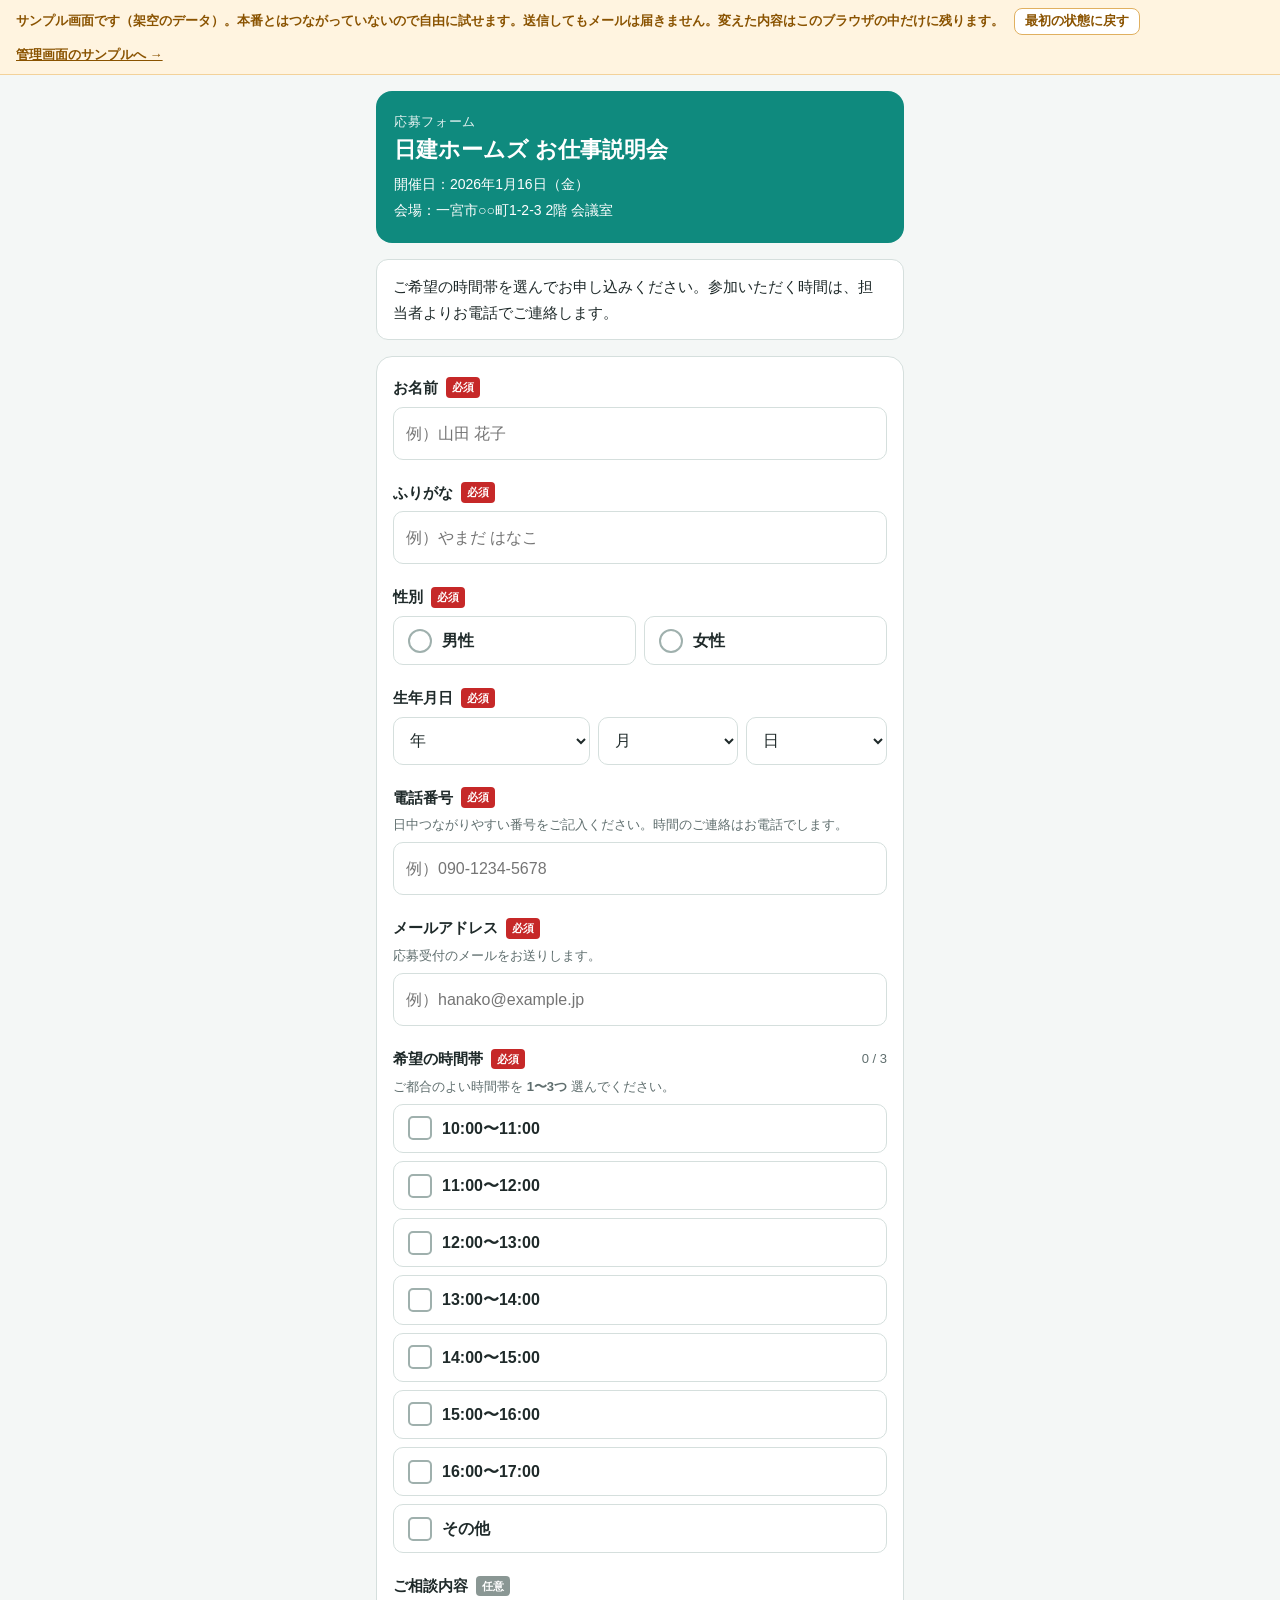
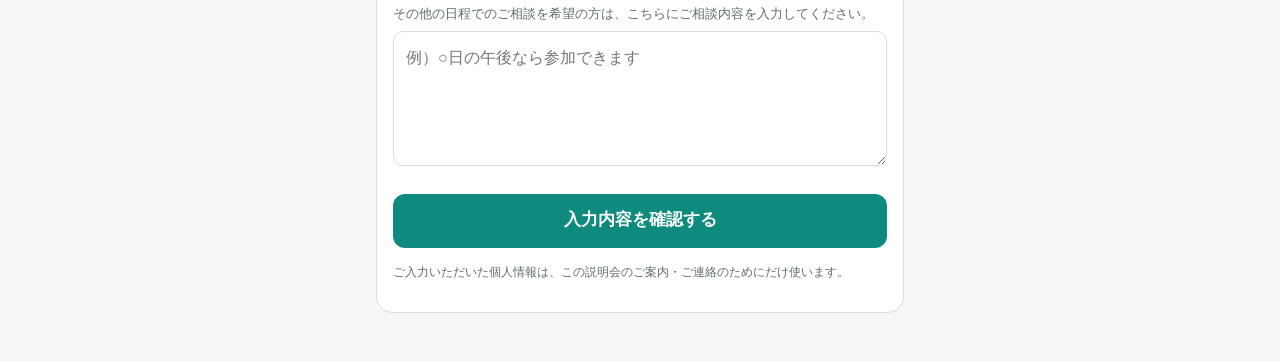
<file: docs/sample/index.html>
<!doctype html>
<html lang="ja">
<head>
<meta charset="utf-8">
<meta name="viewport" content="width=device-width, initial-scale=1">
<meta name="robots" content="noindex">
<title>【サンプル】お仕事説明会 応募フォーム</title>
<style>
  :root { --bg: #f4f7f6; --card: #fff; --ink: #1f2a2a; --muted: #5f6e6e; --line: #d5dfdd; --accent: #0f8a7e; --accent-ink: #fff; --accent-weak: #e3f4f1; --danger: #c62828; --danger-weak: #fdecec; }
  * { box-sizing: border-box; }
  html { -webkit-text-size-adjust: 100%; }
  body { margin: 0; background: var(--bg); color: var(--ink); font: 16px/1.7 -apple-system, BlinkMacSystemFont, "Hiragino Sans", "Noto Sans JP", "Yu Gothic UI", Meiryo, sans-serif; }
  .wrap { max-width: 560px; margin: 0 auto; padding: 16px 16px 48px; }
  header.hero { background: var(--accent); color: var(--accent-ink); border-radius: 16px; padding: 20px 18px; margin-bottom: 16px; }
  header.hero .eyebrow { font-size: 13px; opacity: .9; letter-spacing: .05em; }
  header.hero h1 { margin: 2px 0 8px; font-size: 22px; line-height: 1.4; }
  header.hero .meta { font-size: 14px; display: grid; gap: 2px; }
  .intro { background: var(--card); border-radius: 12px; padding: 14px 16px; margin-bottom: 16px; font-size: 15px; white-space: pre-wrap; border: 1px solid var(--line); }
  .card { background: var(--card); border-radius: 16px; padding: 18px 16px; border: 1px solid var(--line); }
  .field { margin-bottom: 20px; }
  .field:last-child { margin-bottom: 0; }
  .lbl { display: flex; align-items: center; gap: 8px; font-weight: 700; margin-bottom: 6px; font-size: 15px; }
  .req { background: var(--danger); color: #fff; font-size: 11px; font-weight: 700; border-radius: 4px; padding: 1px 6px; }
  .hint { color: var(--muted); font-size: 13px; margin: -2px 0 6px; }
  .any { background: #8a9794; color: #fff; font-size: 11px; font-weight: 700; border-radius: 4px; padding: 1px 6px; }
  textarea#consult { width: 100%; box-sizing: border-box; font: inherit; font-size: 16px; padding: 12px; border: 1px solid var(--line); border-radius: 10px; background: #fff; color: var(--ink); resize: vertical; }
  textarea#consult:focus { outline: 3px solid var(--accent-weak); border-color: var(--accent); }
  .confirm dd.pre { white-space: pre-line; }
  input[type=text], input[type=tel], input[type=email], select { width: 100%; font: inherit; font-size: 16px; padding: 12px 12px; border: 1px solid var(--line); border-radius: 10px; background: #fff; color: var(--ink); min-height: 48px; }
  input:focus, select:focus { outline: 3px solid var(--accent-weak); border-color: var(--accent); }
  .bad input, .bad select, .bad .opts { border-color: var(--danger); }
  .err { color: var(--danger); font-size: 13px; margin-top: 4px; display: none; }
  .bad .err { display: block; }
  .row3 { display: grid; grid-template-columns: 1.4fr 1fr 1fr; gap: 8px; }
  .opts { display: grid; gap: 8px; border-radius: 10px; }
  .opts.two { grid-template-columns: 1fr 1fr; }
  .opt { position: relative; }
  .opt input { position: absolute; opacity: 0; inset: 0; width: 100%; height: 100%; margin: 0; cursor: pointer; }
  .opt span { display: flex; align-items: center; gap: 10px; min-height: 48px; padding: 10px 14px; border: 1px solid var(--line); border-radius: 10px; background: #fff; font-weight: 600; }
  .opt span::before { content: ""; width: 20px; height: 20px; border: 2px solid #9fb0ad; border-radius: 50%; flex: none; }
  .opt.ck span::before { border-radius: 5px; }
  .opt input:checked + span { border-color: var(--accent); background: var(--accent-weak); color: #0a5f57; }
  .opt input:checked + span::before { border-color: var(--accent); background: var(--accent) radial-gradient(circle, #fff 30%, transparent 34%); }
  .opt.ck input:checked + span::before { background: var(--accent); box-shadow: inset 0 0 0 3px #fff; }
  .opt input:disabled + span { opacity: .45; }
  .opt input:focus-visible + span { outline: 3px solid var(--accent-weak); }
  .count { font-size: 13px; color: var(--muted); font-weight: 400; margin-left: auto; }
  .btn { display: block; width: 100%; font: inherit; font-weight: 700; font-size: 17px; min-height: 54px; border-radius: 12px; border: 0; cursor: pointer; }
  .btn.primary { background: var(--accent); color: var(--accent-ink); }
  .btn.ghost { background: #fff; color: var(--ink); border: 1px solid var(--line); }
  .btn:disabled { opacity: .6; cursor: default; }
  .actions { display: grid; gap: 10px; margin-top: 20px; }
  .privacy { font-size: 12px; color: var(--muted); margin-top: 14px; }
  dl.confirm { margin: 0; }
  dl.confirm div { padding: 10px 0; border-bottom: 1px solid var(--line); }
  dl.confirm dt { font-size: 13px; color: var(--muted); }
  dl.confirm dd { margin: 0; font-weight: 700; word-break: break-all; }
  .center { text-align: center; }
  .done-ic { width: 64px; height: 64px; border-radius: 50%; background: var(--accent-weak); color: var(--accent); display: grid; place-items: center; margin: 4px auto 12px; }
  .msg { padding: 14px 16px; border-radius: 12px; background: var(--danger-weak); color: var(--danger); margin-bottom: 14px; font-size: 14px; display: none; }
  .msg.show { display: block; }
  .hp { position: absolute; left: -9999px; width: 1px; height: 1px; overflow: hidden; }
  .hide { display: none !important; }
  .loading { color: var(--muted); text-align: center; padding: 40px 0; }
  h2 { font-size: 18px; margin: 0 0 6px; }
</style>
</head>
<body>
<div style="background:#fff4e0;color:#8a5300;border-bottom:1px solid #f3d29a;padding:8px 16px;font:600 13px/1.6 -apple-system,BlinkMacSystemFont,'Hiragino Sans','Yu Gothic UI',Meiryo,sans-serif;display:flex;gap:10px;align-items:center;flex-wrap:wrap" id="sampleBar"><span>サンプル画面です（架空のデータ）。本番とはつながっていないので自由に試せます。送信してもメールは届きません。変えた内容はこのブラウザの中だけに残ります。</span><button type="button" onclick="if(confirm('サンプルを最初の状態に戻しますか？'))sampleReset()" style="font:inherit;border:1px solid #e0b060;background:#fff;color:#8a5300;border-radius:8px;padding:2px 10px;cursor:pointer">最初の状態に戻す</button><a href="admin/" style="color:#8a5300">管理画面のサンプルへ →</a></div>
<div class="wrap">
  <header class="hero">
    <div class="eyebrow">応募フォーム</div>
    <h1 id="title">お仕事説明会</h1>
    <div class="meta"><div id="date"></div><div id="place"></div></div>
  </header>

  <div id="loading" class="loading">読み込み中…</div>
  <div id="closed" class="card center hide"><h2>受付は終了しました</h2><p style="margin:0;color:var(--muted)">たくさんのご応募ありがとうございました。</p></div>
  <div id="loadErr" class="card center hide"><h2>読み込めませんでした</h2><p style="margin:0 0 14px;color:var(--muted)">通信状態を確認して、もう一度お試しください。</p><button class="btn ghost" onclick="location.reload()">読み込み直す</button></div>

  <!-- 1. 入力 -->
  <section id="step-input" class="hide">
    <div id="intro" class="intro hide"></div>
    <div class="msg" id="msgInput"></div>
    <form id="form" class="card" novalidate>
      <div class="field" data-f="name"><label class="lbl" for="name">お名前<span class="req">必須</span></label>
        <input id="name" type="text" autocomplete="name" placeholder="例）山田 花子" maxlength="50"><div class="err"></div></div>
      <div class="field" data-f="kana"><label class="lbl" for="kana">ふりがな<span class="req">必須</span></label>
        <input id="kana" type="text" placeholder="例）やまだ はなこ" maxlength="50"><div class="err"></div></div>
      <div class="field" data-f="gender"><div class="lbl" id="gLbl">性別<span class="req">必須</span></div>
        <div class="opts two" role="radiogroup" aria-labelledby="gLbl">
          <label class="opt"><input type="radio" name="gender" value="男性"><span>男性</span></label>
          <label class="opt"><input type="radio" name="gender" value="女性"><span>女性</span></label>
        </div><div class="err"></div></div>
      <div class="field" data-f="birth"><div class="lbl" id="bLbl">生年月日<span class="req">必須</span></div>
        <div class="row3" role="group" aria-labelledby="bLbl"><select id="by" aria-label="年"></select><select id="bm" aria-label="月"></select><select id="bd" aria-label="日"></select></div><div class="err"></div></div>
      <div class="field" data-f="tel"><label class="lbl" for="tel">電話番号<span class="req">必須</span></label>
        <div class="hint">日中つながりやすい番号をご記入ください。時間のご連絡はお電話でします。</div>
        <input id="tel" type="tel" inputmode="tel" autocomplete="tel" placeholder="例）090-1234-5678" maxlength="20"><div class="err"></div></div>
      <div class="field" data-f="email"><label class="lbl" for="email">メールアドレス<span class="req">必須</span></label>
        <div class="hint">応募受付のメールをお送りします。</div>
        <input id="email" type="email" inputmode="email" autocomplete="email" placeholder="例）hanako@example.jp" maxlength="100"><div class="err"></div></div>
      <div class="field" data-f="wishes"><div class="lbl" id="wLbl">希望の時間帯<span class="req">必須</span><span class="count" id="wCount">0 / 3</span></div>
        <div class="hint">ご都合のよい時間帯を <b>1〜3つ</b> 選んでください。</div>
        <div class="opts" id="slots" role="group" aria-labelledby="wLbl"></div><div class="err"></div></div>
      <div class="field" data-f="consult"><label class="lbl" for="consult">ご相談内容<span class="any">任意</span></label>
        <div class="hint">その他の日程でのご相談を希望の方は、こちらにご相談内容を入力してください。</div>
        <textarea id="consult" rows="4" maxlength="500" placeholder="例）○日の午後なら参加できます"></textarea><div class="err"></div></div>
      <div class="hp" aria-hidden="true"><label>ウェブサイト<input id="website" type="text" tabindex="-1" autocomplete="off"></label></div>
      <div class="actions"><button class="btn primary" type="submit">入力内容を確認する</button></div>
      <p class="privacy">ご入力いただいた個人情報は、この説明会のご案内・ご連絡のためにだけ使います。</p>
    </form>
  </section>

  <!-- 2. 確認 -->
  <section id="step-confirm" class="hide">
    <div class="msg" id="msgConfirm"></div>
    <div class="card">
      <h2>入力内容のご確認</h2>
      <p style="margin:0 0 6px;color:var(--muted);font-size:14px">この内容で送信してよろしいですか？</p>
      <dl class="confirm" id="confirmList"></dl>
      <div class="actions">
        <button class="btn primary" id="sendBtn" type="button">この内容で送信する</button>
        <button class="btn ghost" id="backBtn" type="button">修正する</button>
      </div>
    </div>
  </section>

  <!-- 3. 完了 -->
  <section id="step-done" class="hide">
    <div class="card center">
      <div class="done-ic"><svg width="32" height="32" viewBox="0 0 24 24" fill="none" stroke="currentColor" stroke-width="3" stroke-linecap="round" stroke-linejoin="round"><path d="M5 12l5 5 9-10"/></svg></div>
      <h2>ご応募ありがとうございました</h2>
      <p style="margin:0 0 6px">受付が完了しました。<br>ご入力のメールアドレスに、受付のメールをお送りしました。</p>
      <p style="margin:0;color:var(--muted);font-size:14px">参加いただく時間は、担当者よりお電話でご連絡いたします。<br>メールが届かない場合は、迷惑メールのフォルダもご確認ください。</p>
    </div>
  </section>
</div>
<script src="config.js"></script>
<script>
var $ = function (id) { return document.getElementById(id); };
var CONF = null, data = null;
function api(req) {
  return fetch(window.API_URL, { method: 'POST', body: JSON.stringify(req) }).then(function (r) { return r.json(); });
}
function show(step) { ['loading', 'closed', 'loadErr', 'step-input', 'step-confirm', 'step-done'].forEach(function (id) { $(id).classList.toggle('hide', id !== step); }); window.scrollTo(0, 0); }

// 生年月日のプルダウン（年は新しい順・既定は空）
(function () {
  var y = new Date().getFullYear(), o = '<option value="">年</option>';
  for (var i = y - 15; i >= y - 80; i--) o += '<option value="' + i + '">' + i + '年</option>';
  $('by').innerHTML = o;
  o = '<option value="">月</option>'; for (i = 1; i <= 12; i++) o += '<option value="' + i + '">' + i + '月</option>'; $('bm').innerHTML = o;
  fillDays();
  $('by').onchange = $('bm').onchange = fillDays;
})();
function fillDays() {
  var y = +$('by').value || 2000, m = +$('bm').value || 1, last = new Date(y, m, 0).getDate(), cur = $('bd').value;
  var o = '<option value="">日</option>'; for (var i = 1; i <= last; i++) o += '<option value="' + i + '">' + i + '日</option>';
  $('bd').innerHTML = o; if (cur && +cur <= last) $('bd').value = cur;
}
var OTHER = 'その他'; // 時間帯の最後に出す（Code.gs の OTHER と同じ）
function esc(s) { return String(s == null ? '' : s).replace(/[&<>"']/g, function (c) { return { '&': '&amp;', '<': '&lt;', '>': '&gt;', '"': '&quot;', "'": '&#39;' }[c]; }); }

api({ action: 'config' }).then(function (c) {
  if (c.error) throw new Error(c.error);
  CONF = c;
  $('title').textContent = c.title || 'お仕事説明会'; document.title = (c.title || 'お仕事説明会') + ' 応募フォーム';
  $('date').textContent = c.date ? '開催日：' + c.date : ''; $('place').textContent = c.place ? '会場：' + c.place : '';
  if (c.intro) { $('intro').textContent = c.intro; $('intro').classList.remove('hide'); }
  $('slots').innerHTML = c.slots.filter(function (s) { return s !== OTHER; }).concat([OTHER]).map(function (s, i) { return '<label class="opt ck"><input type="checkbox" name="wish" value="' + esc(s) + '"><span>' + esc(s) + '</span></label>'; }).join('');
  document.querySelectorAll('input[name=wish]').forEach(function (b) { b.onchange = limitWishes; });
  show(c.open ? 'step-input' : 'closed');
}).catch(function () { show('loadErr'); });

function limitWishes() {
  var on = document.querySelectorAll('input[name=wish]:checked').length;
  $('wCount').textContent = on + ' / 3';
  document.querySelectorAll('input[name=wish]').forEach(function (b) { b.disabled = !b.checked && on >= 3; });
  clearErr('wishes');
}

function half(s) { return String(s).replace(/[０-９]/g, function (c) { return String.fromCharCode(c.charCodeAt(0) - 0xFEE0); }).replace(/[－ー−‐―]/g, '-'); }
function collect() {
  var g = document.querySelector('input[name=gender]:checked');
  var by = $('by').value, bm = $('bm').value, bd = $('bd').value;
  return {
    name: $('name').value.trim().replace(/\s+/g, ' '), kana: $('kana').value.trim().replace(/\s+/g, ' '), gender: g ? g.value : '',
    birth: by && bm && bd ? by + '-' + ('0' + bm).slice(-2) + '-' + ('0' + bd).slice(-2) : '',
    tel: half($('tel').value.trim()).replace(/[()（）\s]/g, ''), email: half($('email').value.trim()).replace(/＠/g, '@'),
    wishes: Array.prototype.map.call(document.querySelectorAll('input[name=wish]:checked'), function (b) { return b.value; }),
    consult: $('consult').value.replace(/\r\n?/g, '\n').trim(),
    website: $('website').value
  };
}
// 受け口（Code.gs の validate_）と同じルール
function check(d) {
  var e = {};
  if (!d.name) e.name = 'お名前を入力してください';
  if (!d.kana) e.kana = 'ふりがなを入力してください'; else if (!/^[ぁ-ゖァ-ヺー・\s　]+$/.test(d.kana)) e.kana = 'ふりがなは ひらがな で入力してください';
  if (!d.gender) e.gender = '性別を選んでください';
  if (!d.birth) e.birth = '生年月日を選んでください';
  if (!d.tel) e.tel = '電話番号を入力してください'; else if (!/^[0-9-]+$/.test(d.tel) || !/^0\d{9,10}$/.test(d.tel.replace(/-/g, ''))) e.tel = '電話番号が正しくありません（例: 090-1234-5678）';
  if (!d.email) e.email = 'メールアドレスを入力してください'; else if (!/^[^\s@<>()",;:]+@[^\s@<>()",;:]+\.[^\s@<>()",;:]+$/.test(d.email)) e.email = 'メールアドレスが正しくありません';
  if (!d.wishes.length) e.wishes = '希望の時間帯を1つ以上選んでください'; else if (d.wishes.length > 3) e.wishes = '希望の時間帯は3つまでです';
  return e;
}
function clearErr(f) { var el = document.querySelector('[data-f="' + f + '"]'); if (el) el.classList.remove('bad'); }
function showErrs(e) {
  document.querySelectorAll('[data-f]').forEach(function (el) { var f = el.dataset.f; el.classList.toggle('bad', !!e[f]); el.querySelector('.err').textContent = e[f] || ''; });
  var first = document.querySelector('.bad'); if (first) first.scrollIntoView({ behavior: 'smooth', block: 'center' });
}
['name', 'kana', 'tel', 'email'].forEach(function (id) { $(id).addEventListener('input', function () { clearErr(id); }); });
document.querySelectorAll('input[name=gender]').forEach(function (b) { b.onchange = function () { clearErr('gender'); }; });
['by', 'bm', 'bd'].forEach(function (id) { $(id).addEventListener('change', function () { clearErr('birth'); }); });

$('form').onsubmit = function (ev) {
  ev.preventDefault();
  var d = collect(), e = check(d);
  if (Object.keys(e).length) { showErrs(e); return; }
  data = d;
  var b = d.birth.split('-');
  var rows = [['お名前', d.name], ['ふりがな', d.kana], ['性別', d.gender], ['生年月日', b[0] + '年' + (+b[1]) + '月' + (+b[2]) + '日'], ['電話番号', d.tel], ['メールアドレス', d.email], ['希望の時間帯', d.wishes.join('\n')], ['ご相談内容', d.consult || '（なし）']];
  $('confirmList').innerHTML = rows.map(function (r) { return '<div><dt>' + r[0] + '</dt><dd class="pre">' + esc(r[1]) + '</dd></div>'; }).join('');
  $('msgConfirm').classList.remove('show');
  show('step-confirm');
};
$('backBtn').onclick = function () { show('step-input'); };
$('sendBtn').onclick = function () {
  var btn = $('sendBtn'); btn.disabled = true; btn.textContent = '送信中…'; $('backBtn').disabled = true;
  api({ action: 'apply', data: data }).then(function (r) {
    if (r.ok) { show('step-done'); return; }
    if (r.closed) { show('closed'); return; }
    if (r.errors) { show('step-input'); showErrs(r.errors); $('msgInput').textContent = r.error; $('msgInput').classList.add('show'); return; }
    throw new Error(r.error || '送信できませんでした');
  }).catch(function (e) {
    $('msgConfirm').textContent = '送信できませんでした。通信状態を確認して、もう一度「送信する」を押してください。（' + (e.message || e) + '）'; $('msgConfirm').classList.add('show');
  }).then(function () { btn.disabled = false; btn.textContent = 'この内容で送信する'; $('backBtn').disabled = false; });
};
</script>
</body>
</html>
</file>
